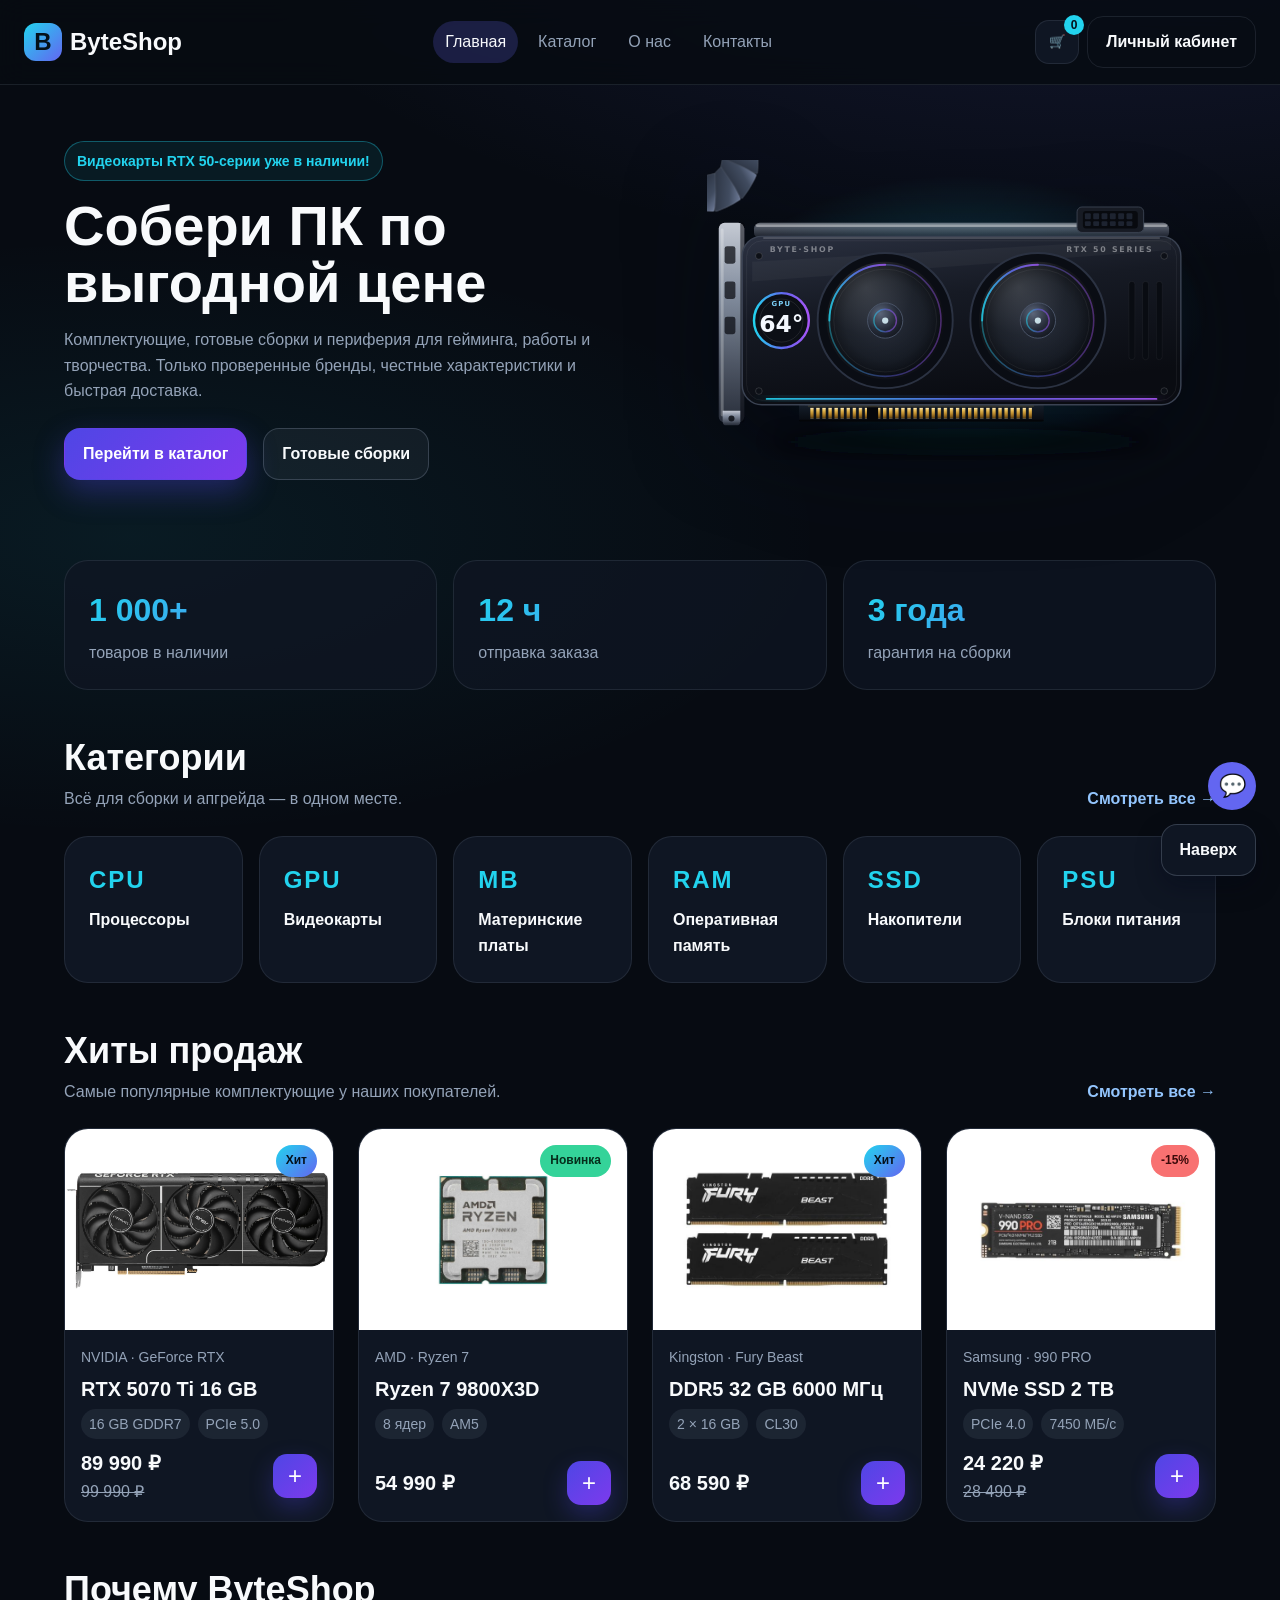
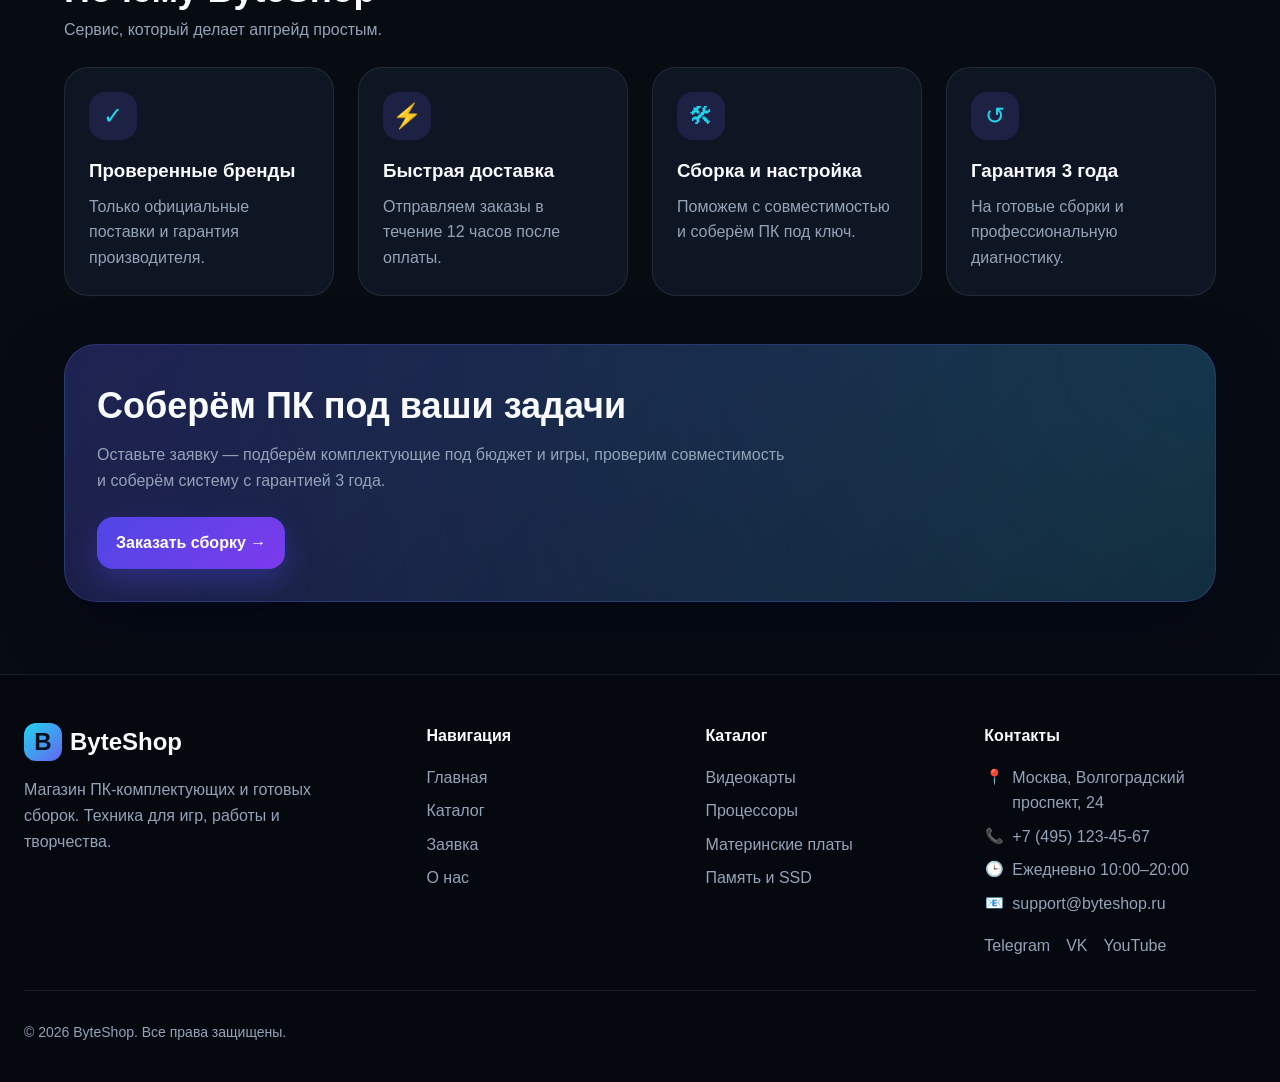
<file: index.html>
<!doctype html>
<html lang="ru">
<head>
  <meta charset="utf-8">
  <meta name="viewport" content="width=device-width, initial-scale=1.0">
  <title>ByteShop — ПК комплектующие и готовые сборки</title>
  <link rel="stylesheet" href="css/style.css">
  <link rel="stylesheet" href="css/responsive.css">
  <script src="js/data.js" defer></script>
  <script src="js/main.js" defer></script>
</head>
<body id="top">
  <a class="skip-link" href="#main">Перейти к содержимому</a>

  <header class="site-header">
    <div class="site-header__inner">
      <a class="site-header__logo" href="index.html">
        <span class="site-header__logo-icon" aria-hidden="true">B</span>
        ByteShop
      </a>

      <nav class="site-nav" aria-label="Основная навигация">
        <ul class="site-nav__list">
          <li class="site-nav__item">
            <a class="site-nav__link site-nav__link--active" href="index.html" aria-current="page">Главная</a>
          </li>
          <li class="site-nav__item">
            <a class="site-nav__link" href="catalog.html">Каталог</a>
          </li>
          <li class="site-nav__item">
            <a class="site-nav__link" href="about.html">О нас</a>
          </li>
          <li class="site-nav__item">
            <a class="site-nav__link" href="contacts.html">Контакты</a>
          </li>
        </ul>
      </nav>

      <div class="site-header__actions">
        <button class="icon-button site-header__cart" type="button" aria-label="Корзина, товаров: 0">
          <span class="icon-button__icon" aria-hidden="true">🛒</span>
          <span class="site-header__cart-count" data-cart-count aria-hidden="true">0</span>
        </button>
        <a class="button button--ghost" href="account.html">Личный кабинет</a>
      </div>
    </div>
  </header>

  <main id="main" class="main">
    <!-- Герой -->
    <section class="hero">
      <div class="hero__content">
        <p class="hero__badge">Видеокарты RTX 50-серии уже в наличии!</p>
        <h1 class="hero__title">Собери ПК по выгодной цене</h1>
        <p class="hero__text">
          Комплектующие, готовые сборки и периферия для гейминга, работы и творчества.
          Только проверенные бренды, честные характеристики и быстрая доставка.
        </p>
        <div class="hero__actions">
          <a class="button button--primary" href="catalog.html">Перейти в каталог</a>
          <a class="button button--secondary" href="order.html">Готовые сборки</a>
        </div>
      </div>

      <div class="hero__showcase">
        <figure class="gpu-figure">
          <svg class="gpu-figure__svg" viewBox="0 0 520 306" xmlns="http://www.w3.org/2000/svg" role="img" aria-label="Видеокарта серии RTX 50 с двумя вентиляторами" focusable="false">
            <defs>
              <linearGradient id="gpuBody" x1="0" y1="0" x2="0.35" y2="1">
                <stop offset="0" stop-color="#2b3141"/>
                <stop offset="0.45" stop-color="#161a24"/>
                <stop offset="1" stop-color="#0a0c12"/>
              </linearGradient>

              <linearGradient id="gpuMetal" x1="0" y1="0" x2="0" y2="1">
                <stop offset="0" stop-color="#e8edf7"/>
                <stop offset="0.35" stop-color="#9aa5b8"/>
                <stop offset="0.7" stop-color="#5d6575"/>
                <stop offset="1" stop-color="#2f3542"/>
              </linearGradient>

              <linearGradient id="gpuAccent" x1="0" y1="0" x2="1" y2="0">
                <stop offset="0" stop-color="#22d3ee"/>
                <stop offset="0.55" stop-color="#6366f1"/>
                <stop offset="1" stop-color="#a855f7"/>
              </linearGradient>

              <radialGradient id="gpuWell" cx="0.5" cy="0.42" r="0.72">
                <stop offset="0" stop-color="#12151d"/>
                <stop offset="0.7" stop-color="#0a0c11"/>
                <stop offset="1" stop-color="#191d28"/>
              </radialGradient>

              <linearGradient id="gpuBlade" x1="0.1" y1="0" x2="0.9" y2="1">
                <stop offset="0" stop-color="#7f8dad"/>
                <stop offset="0.35" stop-color="#414c60"/>
                <stop offset="1" stop-color="#1b202a"/>
              </linearGradient>

              <radialGradient id="gpuRotor" cx="0.5" cy="0.5" r="0.5">
                <stop offset="0" stop-color="#1e2431"/>
                <stop offset="0.72" stop-color="#141922"/>
                <stop offset="1" stop-color="#0a0d13"/>
              </radialGradient>

              <radialGradient id="gpuHub" cx="0.36" cy="0.3" r="0.85">
                <stop offset="0" stop-color="#5b6579"/>
                <stop offset="0.55" stop-color="#252b38"/>
                <stop offset="1" stop-color="#0f1218"/>
              </radialGradient>

              <radialGradient id="gpuSheen" cx="0.34" cy="0.22" r="0.8">
                <stop offset="0" stop-color="#ffffff" stop-opacity="0.16"/>
                <stop offset="0.5" stop-color="#ffffff" stop-opacity="0.04"/>
                <stop offset="1" stop-color="#ffffff" stop-opacity="0"/>
              </radialGradient>

              <radialGradient id="gpuAmbient" cx="0.5" cy="0.5" r="0.5">
                <stop offset="0" stop-color="#6366f1" stop-opacity="0.4"/>
                <stop offset="0.55" stop-color="#22d3ee" stop-opacity="0.13"/>
                <stop offset="1" stop-color="#22d3ee" stop-opacity="0"/>
              </radialGradient>

              <linearGradient id="gpuPcb" x1="0" y1="0" x2="0" y2="1">
                <stop offset="0" stop-color="#1d2532"/>
                <stop offset="0.35" stop-color="#121a25"/>
                <stop offset="1" stop-color="#070a10"/>
              </linearGradient>

              <linearGradient id="gpuGold" x1="0" y1="0" x2="0" y2="1">
                <stop offset="0" stop-color="#ffeab0"/>
                <stop offset="0.26" stop-color="#e5b953"/>
                <stop offset="0.56" stop-color="#bb8a2c"/>
                <stop offset="0.8" stop-color="#8a611c"/>
                <stop offset="1" stop-color="#553a10"/>
              </linearGradient>

              <!-- Гребёнка золотых контактов PCIe -->
              <pattern id="gpuFingers" width="6.2" height="11" patternUnits="userSpaceOnUse">
                <rect width="3.4" height="11" fill="url(#gpuGold)"/>
                <rect width="3.4" height="0.8" fill="#fff8de" opacity="0.55"/>
              </pattern>

              <filter id="gpuBlur" x="-50%" y="-50%" width="200%" height="200%">
                <feGaussianBlur stdDeviation="9"/>
              </filter>

              <!-- Лопасть вентилятора: центр вращения — точка (0, 0) -->
              <path id="gpuBladeShape" d="M -4 -15.5 C -0.5 -28 2 -42 8 -52 C 19.5 -49 29 -44 34 -41 C 24 -28 13 -18.5 4.5 -15 Z"
                    fill="url(#gpuBlade)" stroke="#ffffff" stroke-opacity="0.09" stroke-width="0.7"/>
            </defs>

            <!-- Фоновое свечение -->
            <ellipse class="gpu-ambient" cx="260" cy="158" rx="252" ry="142" fill="url(#gpuAmbient)"/>

            <!-- Тень на «полу» -->
            <ellipse cx="262" cy="288" rx="196" ry="14" fill="#05070c" opacity="0.55" filter="url(#gpuBlur)"/>

            <!-- Кронштейн слотов расширения -->
            <rect x="12" y="64" width="26" height="204" rx="6" fill="url(#gpuMetal)" opacity="0.85"/>
            <rect x="14" y="70" width="3" height="192" rx="1.5" fill="#ffffff" opacity="0.25"/>
            <rect x="34" y="64" width="4" height="204" rx="2" fill="#05070c" opacity="0.55"/>
            <g fill="#0a0c12" opacity="0.72">
              <rect x="18" y="88" width="11" height="18" rx="2.5"/>
              <rect x="18" y="124" width="11" height="18" rx="2.5"/>
              <rect x="18" y="160" width="11" height="18" rx="2.5"/>
            </g>

            <!-- Крепёжный лепесток кронштейна с отверстием под винт -->
            <path d="M16 256 h18 v11 a4 4 0 0 1 -4 4 h-10 a4 4 0 0 1 -4 -4 z" fill="url(#gpuMetal)" opacity="0.8"/>
            <circle cx="25" cy="264" r="3.1" fill="#05070c" opacity="0.8"/>

            <!-- Задняя пластина (backplate) -->
            <rect x="48" y="64" width="424" height="16" rx="6" fill="url(#gpuMetal)" opacity="0.45"/>
            <rect x="50" y="66" width="420" height="2.5" rx="1.25" fill="#ffffff" opacity="0.38"/>

            <!-- Разъём питания 12VHPWR -->
            <rect x="378" y="48" width="68" height="26" rx="5" fill="#171b24" stroke="#39414f" stroke-width="1"/>
            <rect x="384" y="52" width="56" height="18" rx="3" fill="#080a0f"/>
            <g fill="#1d2330">
              <rect x="386" y="54.5" width="6" height="6" rx="1"/>
              <rect x="394.5" y="54.5" width="6" height="6" rx="1"/>
              <rect x="403" y="54.5" width="6" height="6" rx="1"/>
              <rect x="411.5" y="54.5" width="6" height="6" rx="1"/>
              <rect x="420" y="54.5" width="6" height="6" rx="1"/>
              <rect x="428.5" y="54.5" width="6" height="6" rx="1"/>
              <rect x="386" y="62.5" width="6" height="5" rx="1"/>
              <rect x="394.5" y="62.5" width="6" height="5" rx="1"/>
              <rect x="403" y="62.5" width="6" height="5" rx="1"/>
              <rect x="411.5" y="62.5" width="6" height="5" rx="1"/>
              <rect x="420" y="62.5" width="6" height="5" rx="1"/>
              <rect x="428.5" y="62.5" width="6" height="5" rx="1"/>
            </g>

            <!-- Текстолит платы и контакты PCIe Express -->
            <g class="gpu-pcb">
              <rect x="94" y="246" width="250" height="21" rx="3" fill="url(#gpuPcb)"/>
              <rect x="96" y="248" width="246" height="1.8" rx="0.9" fill="#ffffff" opacity="0.12"/>

              <!-- Дорожки на текстолите -->
              <g fill="#ffffff" opacity="0.06">
                <rect x="100" y="249.6" width="46" height="1.2" rx="0.6"/>
                <rect x="152" y="249.6" width="38" height="1.2" rx="0.6"/>
                <rect x="196" y="249.6" width="44" height="1.2" rx="0.6"/>
                <rect x="298" y="249.6" width="40" height="1.2" rx="0.6"/>
              </g>

              <!-- Золотые контакты (гребёнка) -->
              <rect x="105.4" y="253" width="59.2" height="11" fill="url(#gpuFingers)"/>
              <rect x="173.6" y="253" width="158.4" height="11" fill="url(#gpuFingers)"/>

              <!-- Ключ-прорезь разъёма -->
              <rect x="163.4" y="251.5" width="11.4" height="13.9" rx="1.4" fill="#04060a"/>
              <rect x="163.4" y="251.5" width="11.4" height="1.2" rx="0.6" fill="#ffffff" opacity="0.08"/>

              <!-- Тёплый отсвет от контактов на текстолите -->
              <rect x="103" y="248.4" width="231" height="4" fill="#e5b953" opacity="0.12"/>

              <!-- Нижняя кромка платы -->
              <rect x="94" y="265.4" width="250" height="1.6" rx="0.8" fill="#000000" opacity="0.55"/>
            </g>

            <!-- Корпус -->
            <rect x="36" y="78" width="448" height="172" rx="20" fill="url(#gpuBody)" stroke="#3a4252" stroke-width="1.5"/>
            <rect x="40.5" y="82.5" width="439" height="163" rx="16" fill="none" stroke="#ffffff" stroke-opacity="0.06"/>
            <path d="M58 79.6 H462" stroke="#ffffff" stroke-opacity="0.22" stroke-width="1.5" stroke-linecap="round"/>
            <path d="M46 104 L474 80 L474 92 L46 124 Z" fill="#ffffff" opacity="0.035"/>

            <!-- Надписи на верхней кромке -->
            <text x="64" y="94" fill="#ffffff" fill-opacity="0.42"
                  font-family="Segoe UI, system-ui, -apple-system, sans-serif"
                  font-size="8" font-weight="600" letter-spacing="1.8">BYTE·SHOP</text>
            <text x="456" y="94" text-anchor="end" fill="#ffffff" fill-opacity="0.42"
                  font-family="Segoe UI, system-ui, -apple-system, sans-serif"
                  font-size="8" font-weight="600" letter-spacing="1.8">RTX 50 SERIES</text>

            <!-- Шильдик серии -->
            <g>
              <circle cx="76" cy="164" r="28" fill="#0c0f16" stroke="url(#gpuAccent)" stroke-width="2.5"/>
              <circle cx="76" cy="164" r="22" fill="none" stroke="#ffffff" stroke-opacity="0.09"/>
              <text x="76" y="149.5" text-anchor="middle" fill="#7dd3fc"
                    font-family="Segoe UI, system-ui, -apple-system, sans-serif"
                    font-size="7" font-weight="600" letter-spacing="1.2">GPU</text>
              <text x="76" y="176" text-anchor="middle" fill="#f4f8ff"
                    font-family="Segoe UI, system-ui, -apple-system, sans-serif"
                    font-size="24" font-weight="700">64°</text>
            </g>

            <!-- Вентиляционные щели справа -->
            <g fill="#090c12" stroke="#ffffff" stroke-opacity="0.05">
              <rect x="431" y="124" width="6" height="80" rx="3"/>
              <rect x="445" y="124" width="6" height="80" rx="3"/>
              <rect x="459" y="124" width="6" height="80" rx="3"/>
            </g>

            <!-- Винты -->
            <g fill="#0d1017" stroke="#ffffff" stroke-opacity="0.14">
              <circle cx="53" cy="98" r="3.4"/>
              <circle cx="467" cy="98" r="3.4"/>
              <circle cx="53" cy="236" r="3.4"/>
              <circle cx="467" cy="236" r="3.4"/>
            </g>

            <!-- Кулер 1 -->
            <g class="gpu-fan gpu-fan--left">
              <circle cx="182" cy="164" r="69" fill="#0a0d14" stroke="#2b3242" stroke-width="2"/>
              <circle cx="182" cy="164" r="60" fill="url(#gpuWell)"/>
              <circle cx="182" cy="164" r="57" fill="url(#gpuRotor)"/>
              <circle cx="182" cy="164" r="57" fill="none" stroke="url(#gpuAccent)" stroke-opacity="0.4" stroke-width="1.6"/>
              <circle cx="182" cy="164" r="52.5" fill="none" stroke="#ffffff" stroke-opacity="0.06"/>
              <g class="gpu-fan__blades gpu-fan__blades--left">
                <use href="#gpuBladeShape" transform="rotate(0)"/>
                <use href="#gpuBladeShape" transform="rotate(32.73)"/>
                <use href="#gpuBladeShape" transform="rotate(65.45)"/>
                <use href="#gpuBladeShape" transform="rotate(98.18)"/>
                <use href="#gpuBladeShape" transform="rotate(130.91)"/>
                <use href="#gpuBladeShape" transform="rotate(163.64)"/>
                <use href="#gpuBladeShape" transform="rotate(196.36)"/>
                <use href="#gpuBladeShape" transform="rotate(229.09)"/>
                <use href="#gpuBladeShape" transform="rotate(261.82)"/>
                <use href="#gpuBladeShape" transform="rotate(294.55)"/>
                <use href="#gpuBladeShape" transform="rotate(327.27)"/>
              </g>
              <circle cx="182" cy="164" r="60" fill="url(#gpuSheen)"/>
              <path d="M 182 164 m -57 0 a 57 57 0 0 1 57 -57" fill="none"
                    stroke="url(#gpuAccent)" stroke-opacity="0.75" stroke-width="2" stroke-linecap="round"/>
              <circle cx="182" cy="164" r="18" fill="url(#gpuHub)" stroke="#4a5468" stroke-width="1"/>
              <circle cx="182" cy="164" r="11.5" fill="none" stroke="url(#gpuAccent)" stroke-opacity="0.55" stroke-width="1.4"/>
              <circle cx="182" cy="164" r="3.2" fill="#dff8ff" opacity="0.85"/>
            </g>

            <!-- Кулер 2 -->
            <g class="gpu-fan gpu-fan--right">
              <circle cx="338" cy="164" r="69" fill="#0a0d14" stroke="#2b3242" stroke-width="2"/>
              <circle cx="338" cy="164" r="60" fill="url(#gpuWell)"/>
              <circle cx="338" cy="164" r="57" fill="url(#gpuRotor)"/>
              <circle cx="338" cy="164" r="57" fill="none" stroke="url(#gpuAccent)" stroke-opacity="0.4" stroke-width="1.6"/>
              <circle cx="338" cy="164" r="52.5" fill="none" stroke="#ffffff" stroke-opacity="0.06"/>
              <g class="gpu-fan__blades gpu-fan__blades--right">
                <use href="#gpuBladeShape" transform="rotate(0)"/>
                <use href="#gpuBladeShape" transform="rotate(32.73)"/>
                <use href="#gpuBladeShape" transform="rotate(65.45)"/>
                <use href="#gpuBladeShape" transform="rotate(98.18)"/>
                <use href="#gpuBladeShape" transform="rotate(130.91)"/>
                <use href="#gpuBladeShape" transform="rotate(163.64)"/>
                <use href="#gpuBladeShape" transform="rotate(196.36)"/>
                <use href="#gpuBladeShape" transform="rotate(229.09)"/>
                <use href="#gpuBladeShape" transform="rotate(261.82)"/>
                <use href="#gpuBladeShape" transform="rotate(294.55)"/>
                <use href="#gpuBladeShape" transform="rotate(327.27)"/>
              </g>
              <circle cx="338" cy="164" r="60" fill="url(#gpuSheen)"/>
              <path d="M 338 164 m -57 0 a 57 57 0 0 1 57 -57" fill="none"
                    stroke="url(#gpuAccent)" stroke-opacity="0.75" stroke-width="2" stroke-linecap="round"/>
              <circle cx="338" cy="164" r="18" fill="url(#gpuHub)" stroke="#4a5468" stroke-width="1"/>
              <circle cx="338" cy="164" r="11.5" fill="none" stroke="url(#gpuAccent)" stroke-opacity="0.55" stroke-width="1.4"/>
              <circle cx="338" cy="164" r="3.2" fill="#dff8ff" opacity="0.85"/>
            </g>

            <!-- Световая линия по нижней кромке -->
            <rect class="gpu-glow" x="60" y="242" width="400" height="3" rx="1.5"
                  fill="url(#gpuAccent)" opacity="0.75" filter="url(#gpuBlur)"/>
            <rect x="60" y="243" width="400" height="2" rx="1" fill="url(#gpuAccent)" opacity="0.9"/>
          </svg>
        </figure>
      </div>
    </section>

    <!-- Статистика -->
    <section class="stats" aria-label="Показатели магазина">
      <div class="stats__item">
        <p class="stats__value" data-count-to="1000" data-count-suffix="+">1 000+</p>
        <p class="stats__label">товаров в наличии</p>
      </div>
      <div class="stats__item">
        <p class="stats__value" data-count-to="12" data-count-suffix=" ч">12 ч</p>
        <p class="stats__label">отправка заказа</p>
      </div>
      <div class="stats__item">
        <p class="stats__value" data-count-to="3" data-count-suffix=" года">3 года</p>
        <p class="stats__label">гарантия на сборки</p>
      </div>
    </section>

    <!-- Категории -->
    <section class="section" id="categories" aria-labelledby="categories-title">
      <div class="section__header">
        <div>
          <h2 class="section__title" id="categories-title">Категории</h2>
          <p class="section__subtitle">Всё для сборки и апгрейда — в одном месте.</p>
        </div>
        <a class="section__link" href="catalog.html">Смотреть все →</a>
      </div>

      <div class="categories-grid">
        <a class="category-card" href="catalog.html#catalog-cpu">
          <span class="category-card__code" aria-hidden="true">CPU</span>
          <span class="category-card__title">Процессоры</span>
        </a>

        <a class="category-card" href="catalog.html#catalog-gpu">
          <span class="category-card__code" aria-hidden="true">GPU</span>
          <span class="category-card__title">Видеокарты</span>
        </a>

        <a class="category-card" href="catalog.html#catalog-mb">
          <span class="category-card__code" aria-hidden="true">MB</span>
          <span class="category-card__title">Материнские платы</span>
        </a>

        <a class="category-card" href="catalog.html#catalog-ram">
          <span class="category-card__code" aria-hidden="true">RAM</span>
          <span class="category-card__title">Оперативная память</span>
        </a>

        <a class="category-card" href="catalog.html#catalog-ssd">
          <span class="category-card__code" aria-hidden="true">SSD</span>
          <span class="category-card__title">Накопители</span>
        </a>

        <a class="category-card" href="catalog.html#catalog-psu">
          <span class="category-card__code" aria-hidden="true">PSU</span>
          <span class="category-card__title">Блоки питания</span>
        </a>
      </div>
    </section>

    <!-- Хиты продаж -->
    <section class="section" id="popular" aria-labelledby="popular-title">
      <div class="section__header">
        <div>
          <h2 class="section__title" id="popular-title">Хиты продаж</h2>
          <p class="section__subtitle">Самые популярные комплектующие у наших покупателей.</p>
        </div>
        <a class="section__link" href="catalog.html">Смотреть все →</a>
      </div>

      <div class="products-grid" id="featured-grid">
        <!-- Карточки хитов выводятся скриптом из js/data.js: id, цены, alt -->
      </div>
    </section>

    <!-- Преимущества -->
    <section class="section" aria-labelledby="features-title">
      <div class="section__header">
        <div>
          <h2 class="section__title" id="features-title">Почему ByteShop</h2>
          <p class="section__subtitle">Сервис, который делает апгрейд простым.</p>
        </div>
      </div>

      <div class="features-grid">
        <article class="feature-card">
          <span class="feature-card__icon" aria-hidden="true">✓</span>
          <h3 class="feature-card__title">Проверенные бренды</h3>
          <p class="feature-card__text">Только официальные поставки и гарантия производителя.</p>
        </article>

        <article class="feature-card">
          <span class="feature-card__icon" aria-hidden="true">⚡</span>
          <h3 class="feature-card__title">Быстрая доставка</h3>
          <p class="feature-card__text">Отправляем заказы в течение 12 часов после оплаты.</p>
        </article>

        <article class="feature-card">
          <span class="feature-card__icon" aria-hidden="true">🛠</span>
          <h3 class="feature-card__title">Сборка и настройка</h3>
          <p class="feature-card__text">Поможем с совместимостью и соберём ПК под ключ.</p>
        </article>

        <article class="feature-card">
          <span class="feature-card__icon" aria-hidden="true">↺</span>
          <h3 class="feature-card__title">Гарантия 3 года</h3>
          <p class="feature-card__text">На готовые сборки и профессиональную диагностику.</p>
        </article>
      </div>
    </section>

    <!-- Сборка ПК -->
    <section class="build-banner" aria-labelledby="build-title">
      <div class="build-banner__content">
        <h2 class="build-banner__title" id="build-title">Соберём ПК под ваши задачи</h2>
        <p class="build-banner__text">
          Оставьте заявку — подберём комплектующие под бюджет и игры,
          проверим совместимость и соберём систему с гарантией 3 года.
        </p>
        <a class="button button--primary" href="order.html">Заказать сборку →</a>
      </div>
    </section>

  </main>

  <footer class="site-footer">
    <div class="site-footer__inner">
      <div class="site-footer__brand">
        <a class="site-footer__logo" href="index.html">
          <span class="site-footer__logo-icon" aria-hidden="true">B</span>
          ByteShop
        </a>
        <p class="site-footer__description">
          Магазин ПК-комплектующих и готовых сборок.
          Техника для игр, работы и творчества.
        </p>
      </div>

      <nav class="site-footer__column" aria-label="Навигация">
        <p class="site-footer__title">Навигация</p>
        <ul class="site-footer__list">
          <li><a href="index.html">Главная</a></li>
          <li><a href="catalog.html">Каталог</a></li>
          <li><a href="order.html">Заявка</a></li>
          <li><a href="about.html">О нас</a></li>
        </ul>
      </nav>

      <nav class="site-footer__column" aria-label="Каталог">
        <p class="site-footer__title">Каталог</p>
        <ul class="site-footer__list">
          <li><a href="catalog.html">Видеокарты</a></li>
          <li><a href="catalog.html">Процессоры</a></li>
          <li><a href="catalog.html">Материнские платы</a></li>
          <li><a href="catalog.html">Память и SSD</a></li>
        </ul>
      </nav>

      <div class="site-footer__column">
        <p class="site-footer__title">Контакты</p>
        <address class="site-footer__contacts">
          <p class="site-footer__contact">
            <span class="site-footer__icon" aria-hidden="true">📍</span>
            <span>Москва, Волгоградский проспект, 24</span>
          </p>
          <p class="site-footer__contact">
            <span class="site-footer__icon" aria-hidden="true">📞</span>
            <a href="tel:+74951234567">+7 (495) 123-45-67</a>
          </p>
          <p class="site-footer__contact">
            <span class="site-footer__icon" aria-hidden="true">🕒</span>
            <span>Ежедневно 10:00–20:00</span>
          </p>
          <p class="site-footer__contact">
            <span class="site-footer__icon" aria-hidden="true">📧</span>
            <a href="mailto:support@byteshop.ru">support@byteshop.ru</a>
          </p>
        </address>

        <div class="site-footer__social">
          <a href="#" aria-label="Telegram">Telegram</a>
          <a href="#" aria-label="VK">VK</a>
          <a href="#" aria-label="YouTube">YouTube</a>
        </div>
      </div>
    </div>

    <div class="site-footer__bottom">
      <p>© 2026 ByteShop. Все права защищены.</p>
    </div>
  </footer>

  <a class="chat-button" href="order.html" aria-label="Оставить заявку">
    <span class="chat-button__icon" aria-hidden="true">💬</span>
  </a>

  <a class="button button--secondary to-top" href="#top">Наверх</a>

  <!-- Модальное окно -->
  <dialog class="order-dialog" id="order-dialog" aria-labelledby="order-dialog-title">
    <button class="order-dialog__close" id="close-order-dialog" type="button" aria-label="Закрыть окно">
      <span aria-hidden="true">×</span>
    </button>
    <h2 class="order-dialog__title" id="order-dialog-title">Оставить заявку</h2>

    <form class="order-form" id="order-form">
      <input type="hidden" id="selected-product" name="selected-product">

      <div class="order-form__field">
        <label class="order-form__label" for="order-name">Имя</label>
        <input class="order-form__input" id="order-name" name="name" type="text" minlength="2" autocomplete="name" required>
      </div>

      <div class="order-form__field">
        <label class="order-form__label" for="order-phone">Телефон</label>
        <input class="order-form__input" id="order-phone" name="phone" type="tel" autocomplete="tel" required>
      </div>

      <div class="order-form__field">
        <label class="order-form__label" for="order-comment">Комментарий</label>
        <textarea class="order-form__textarea" id="order-comment" name="comment" rows="3"></textarea>
      </div>

      <div class="order-form__field">
        <label class="order-form__label order-form__label--checkbox" for="order-consent">
          <input class="order-form__checkbox" id="order-consent" name="consent" type="checkbox" required>
          Согласен на обработку данных
        </label>
      </div>

      <button class="button button--primary" type="submit">Отправить заявку</button>
    </form>

    <p class="success-message" id="success-message" role="status" hidden>Заявка отправлена!</p>
  </dialog>

  <!-- Уведомление -->
  <div class="toast" id="toast" role="status" aria-live="polite" hidden></div>
</body>
</html>
</file>
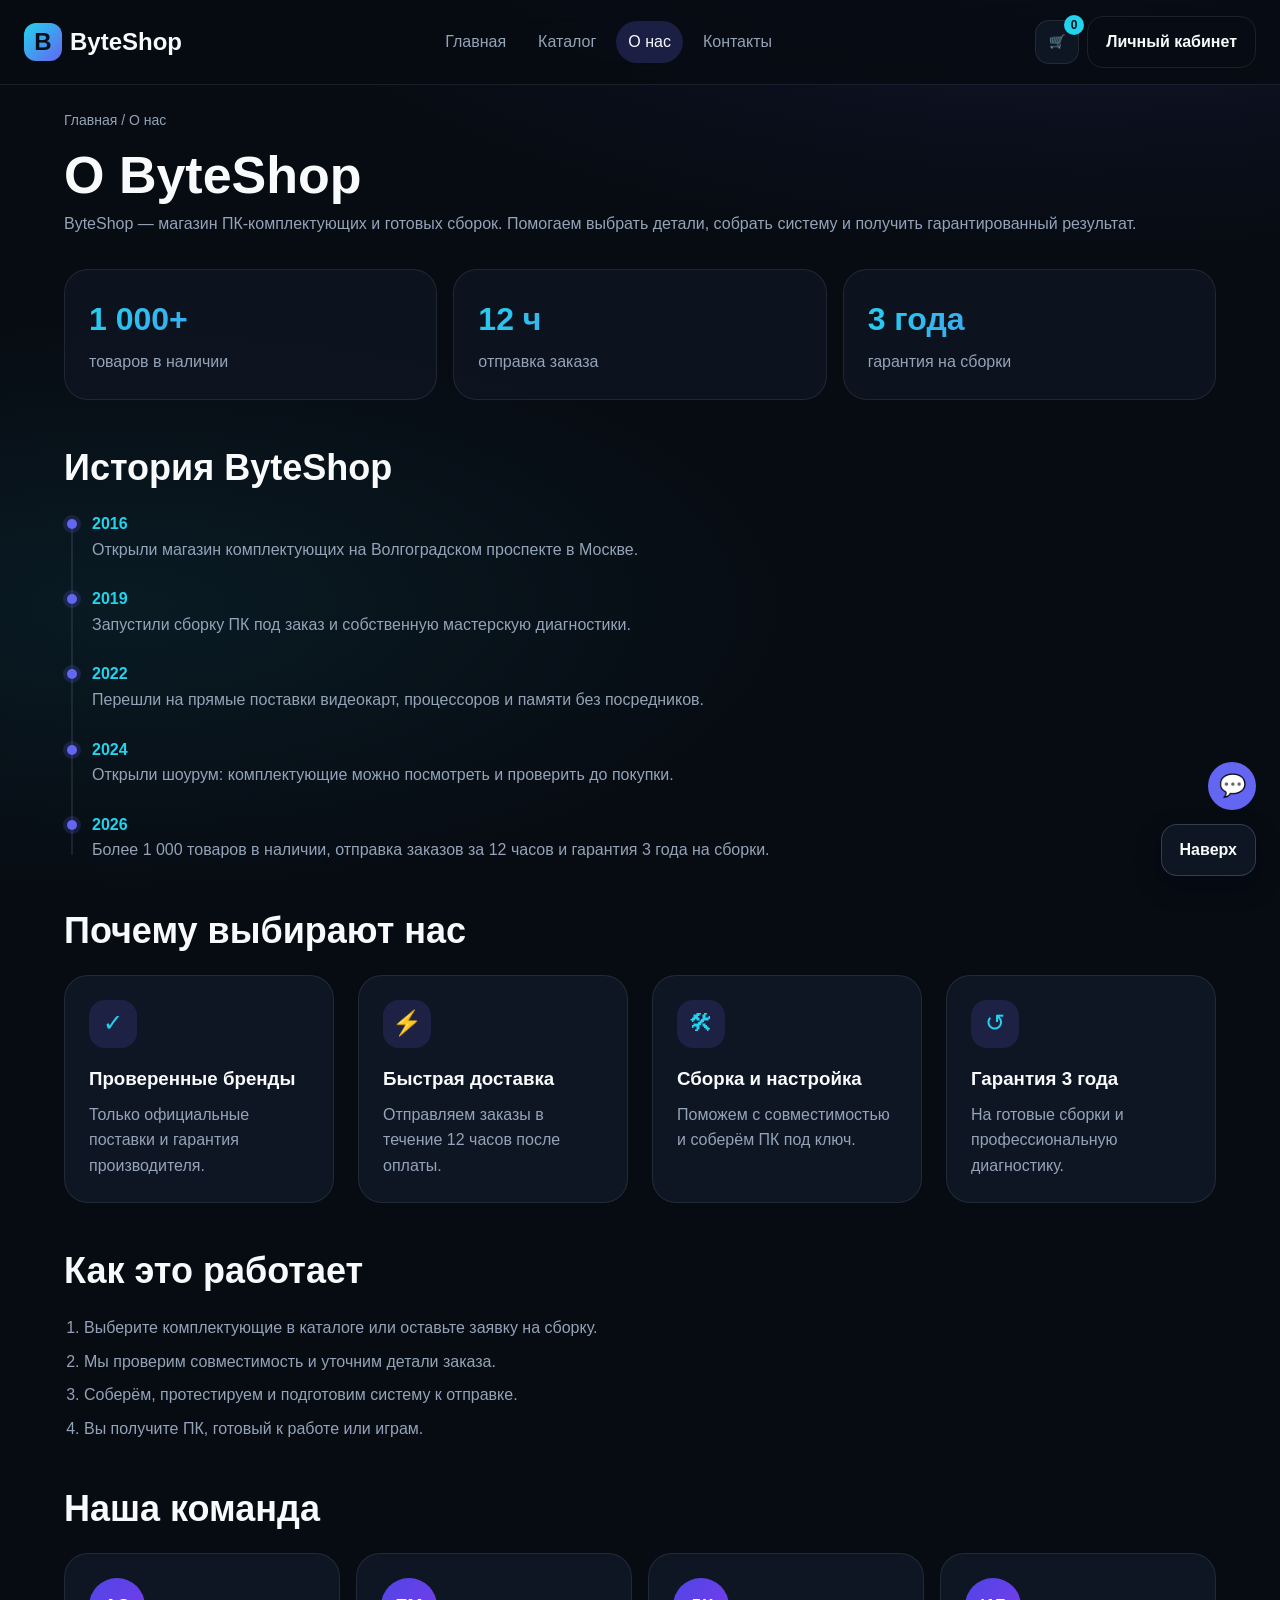
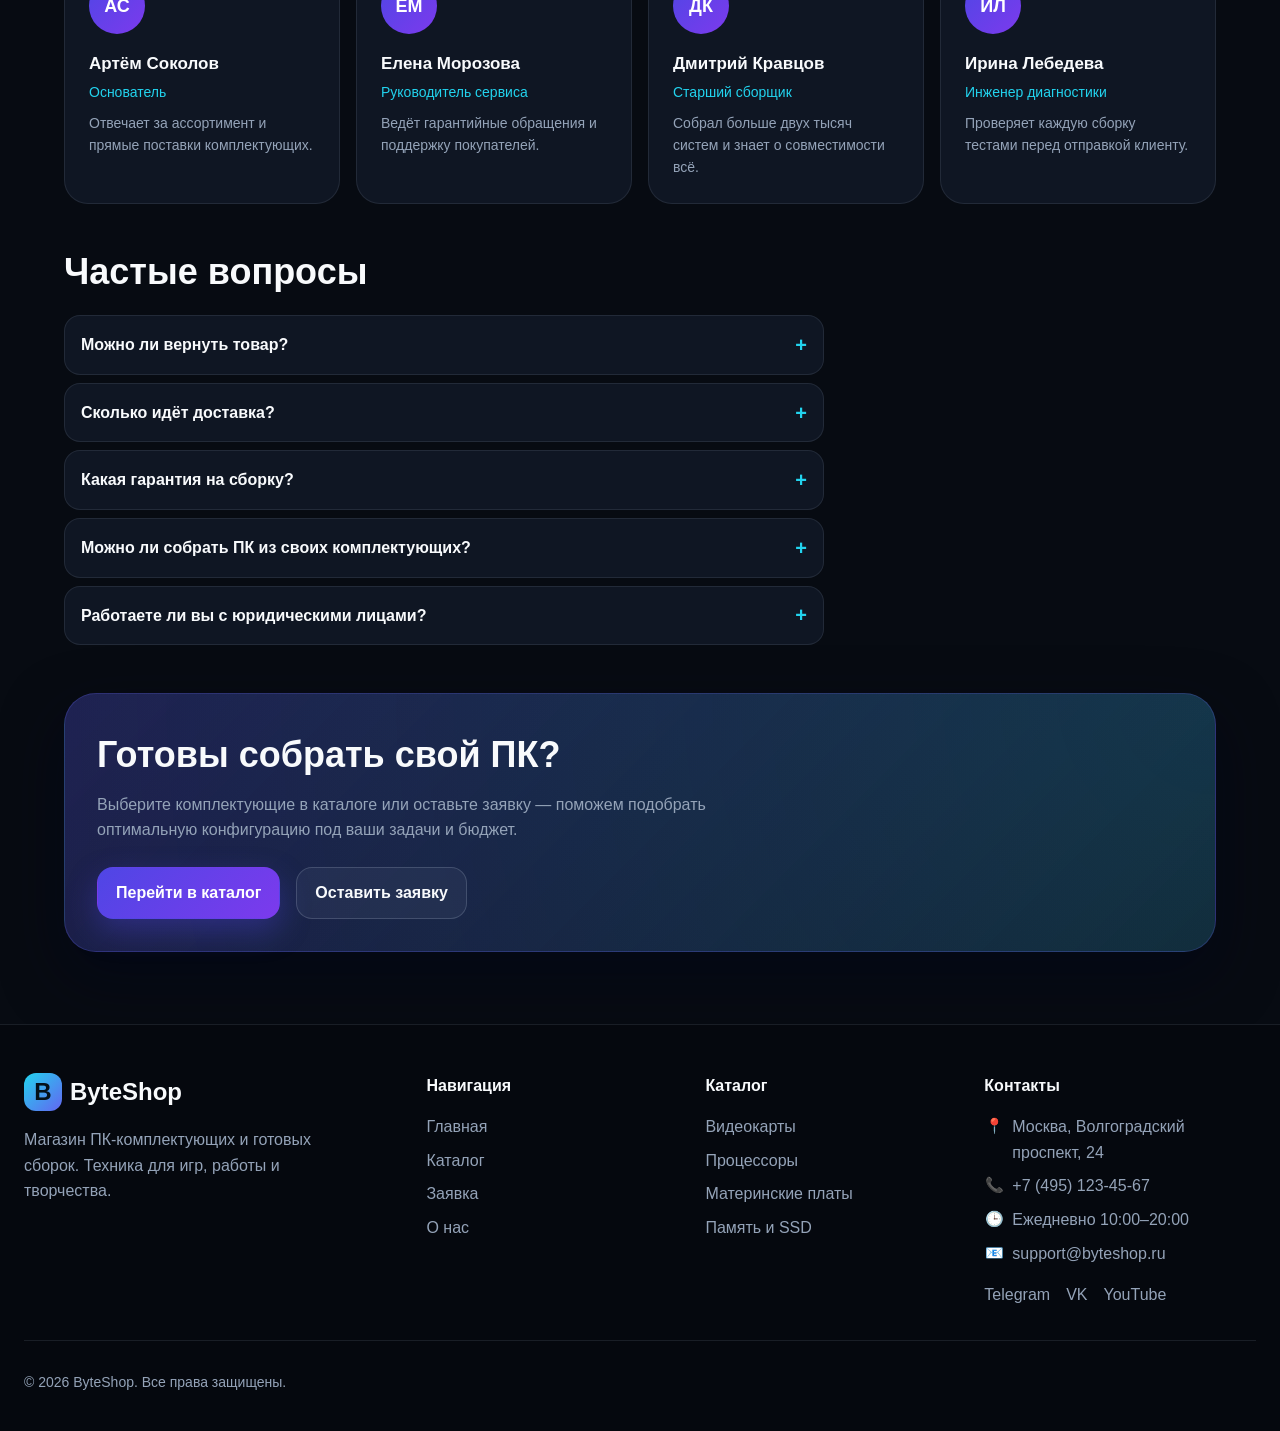
<file: about.html>
<!doctype html>
<html lang="ru">
<head>
  <meta charset="utf-8">
  <meta name="viewport" content="width=device-width, initial-scale=1.0">
  <title>О нас — ByteShop</title>
  <link rel="stylesheet" href="css/style.css">
  <link rel="stylesheet" href="css/responsive.css">
  <script src="js/data.js" defer></script>
  <script src="js/main.js" defer></script>
</head>
<body id="top">
  <a class="skip-link" href="#main">Перейти к содержимому</a>

  <header class="site-header">
    <div class="site-header__inner">
      <a class="site-header__logo" href="index.html">
        <span class="site-header__logo-icon" aria-hidden="true">B</span>
        ByteShop
      </a>

      <nav class="site-nav" aria-label="Основная навигация">
        <ul class="site-nav__list">
          <li class="site-nav__item">
            <a class="site-nav__link" href="index.html">Главная</a>
          </li>
          <li class="site-nav__item">
            <a class="site-nav__link" href="catalog.html">Каталог</a>
          </li>
          <li class="site-nav__item">
            <a class="site-nav__link site-nav__link--active" href="about.html" aria-current="page">О нас</a>
          </li>
          <li class="site-nav__item">
            <a class="site-nav__link" href="contacts.html">Контакты</a>
          </li>
        </ul>
      </nav>

      <div class="site-header__actions">
        <button class="icon-button site-header__cart" type="button" aria-label="Корзина, товаров: 0">
          <span class="icon-button__icon" aria-hidden="true">🛒</span>
          <span class="site-header__cart-count" data-cart-count aria-hidden="true">0</span>
        </button>
        <a class="button button--ghost" href="account.html">Личный кабинет</a>
      </div>
    </div>
  </header>

  <main id="main" class="main">
    <nav class="breadcrumbs" aria-label="Хлебные крошки">
      <a href="index.html">Главная</a>
      <span class="breadcrumbs__current">О нас</span>
    </nav>

    <section class="page-head">
      <h1>О ByteShop</h1>
      <p>
        ByteShop — магазин ПК-комплектующих и готовых сборок.
        Помогаем выбрать детали, собрать систему и получить гарантированный результат.
      </p>
    </section>

    <section class="stats" aria-label="Показатели магазина">
      <div class="stats__item">
        <p class="stats__value">1 000+</p>
        <p class="stats__label">товаров в наличии</p>
      </div>
      <div class="stats__item">
        <p class="stats__value">12 ч</p>
        <p class="stats__label">отправка заказа</p>
      </div>
      <div class="stats__item">
        <p class="stats__value">3 года</p>
        <p class="stats__label">гарантия на сборки</p>
      </div>
    </section>

    <section class="section" aria-labelledby="history-title">
      <div class="section__header">
        <h2 class="section__title" id="history-title">История ByteShop</h2>
      </div>

      <ol class="timeline">
        <li class="timeline__item">
          <span class="timeline__year">2016</span>
          <p class="timeline__text">Открыли магазин комплектующих на Волгоградском проспекте в Москве.</p>
        </li>
        <li class="timeline__item">
          <span class="timeline__year">2019</span>
          <p class="timeline__text">Запустили сборку ПК под заказ и собственную мастерскую диагностики.</p>
        </li>
        <li class="timeline__item">
          <span class="timeline__year">2022</span>
          <p class="timeline__text">Перешли на прямые поставки видеокарт, процессоров и памяти без посредников.</p>
        </li>
        <li class="timeline__item">
          <span class="timeline__year">2024</span>
          <p class="timeline__text">Открыли шоурум: комплектующие можно посмотреть и проверить до покупки.</p>
        </li>
        <li class="timeline__item">
          <span class="timeline__year">2026</span>
          <p class="timeline__text">Более 1 000 товаров в наличии, отправка заказов за 12 часов и гарантия 3 года на сборки.</p>
        </li>
      </ol>
    </section>

    <section class="section" aria-labelledby="why-title">
      <div class="section__header">
        <h2 class="section__title" id="why-title">Почему выбирают нас</h2>
      </div>

      <div class="features-grid">
        <article class="feature-card">
          <span class="feature-card__icon" aria-hidden="true">✓</span>
          <h3 class="feature-card__title">Проверенные бренды</h3>
          <p class="feature-card__text">Только официальные поставки и гарантия производителя.</p>
        </article>

        <article class="feature-card">
          <span class="feature-card__icon" aria-hidden="true">⚡</span>
          <h3 class="feature-card__title">Быстрая доставка</h3>
          <p class="feature-card__text">Отправляем заказы в течение 12 часов после оплаты.</p>
        </article>

        <article class="feature-card">
          <span class="feature-card__icon" aria-hidden="true">🛠</span>
          <h3 class="feature-card__title">Сборка и настройка</h3>
          <p class="feature-card__text">Поможем с совместимостью и соберём ПК под ключ.</p>
        </article>

        <article class="feature-card">
          <span class="feature-card__icon" aria-hidden="true">↺</span>
          <h3 class="feature-card__title">Гарантия 3 года</h3>
          <p class="feature-card__text">На готовые сборки и профессиональную диагностику.</p>
        </article>
      </div>
    </section>

    <section class="section" aria-labelledby="steps-title">
      <h2 class="section__title" id="steps-title">Как это работает</h2>

      <ol class="steps">
        <li class="steps__item">Выберите комплектующие в каталоге или оставьте заявку на сборку.</li>
        <li class="steps__item">Мы проверим совместимость и уточним детали заказа.</li>
        <li class="steps__item">Соберём, протестируем и подготовим систему к отправке.</li>
        <li class="steps__item">Вы получите ПК, готовый к работе или играм.</li>
      </ol>
    </section>

    <section class="section" aria-labelledby="team-title">
      <div class="section__header">
        <h2 class="section__title" id="team-title">Наша команда</h2>
      </div>

      <div class="team-grid">
        <article class="team-card">
          <span class="team-card__avatar" aria-hidden="true">АС</span>
          <h3 class="team-card__name">Артём Соколов</h3>
          <p class="team-card__role">Основатель</p>
          <p class="team-card__text">Отвечает за ассортимент и прямые поставки комплектующих.</p>
        </article>

        <article class="team-card">
          <span class="team-card__avatar" aria-hidden="true">ЕМ</span>
          <h3 class="team-card__name">Елена Морозова</h3>
          <p class="team-card__role">Руководитель сервиса</p>
          <p class="team-card__text">Ведёт гарантийные обращения и поддержку покупателей.</p>
        </article>

        <article class="team-card">
          <span class="team-card__avatar" aria-hidden="true">ДК</span>
          <h3 class="team-card__name">Дмитрий Кравцов</h3>
          <p class="team-card__role">Старший сборщик</p>
          <p class="team-card__text">Собрал больше двух тысяч систем и знает о совместимости всё.</p>
        </article>

        <article class="team-card">
          <span class="team-card__avatar" aria-hidden="true">ИЛ</span>
          <h3 class="team-card__name">Ирина Лебедева</h3>
          <p class="team-card__role">Инженер диагностики</p>
          <p class="team-card__text">Проверяет каждую сборку тестами перед отправкой клиенту.</p>
        </article>
      </div>
    </section>

    <section class="section" aria-labelledby="faq-title">
      <div class="section__header">
        <h2 class="section__title" id="faq-title">Частые вопросы</h2>
      </div>

      <div class="faq">
        <details class="faq__item">
          <summary class="faq__question">Можно ли вернуть товар?</summary>
          <p class="faq__answer">Да, в течение 14 дней с момента покупки, если сохранены упаковка и комплектность.</p>
        </details>

        <details class="faq__item">
          <summary class="faq__question">Сколько идёт доставка?</summary>
          <p class="faq__answer">По Москве — в день заказа, по России — от 2 до 5 дней транспортной компанией.</p>
        </details>

        <details class="faq__item">
          <summary class="faq__question">Какая гарантия на сборку?</summary>
          <p class="faq__answer">3 года на готовые сборки, на отдельные комплектующие действует гарантия производителя.</p>
        </details>

        <details class="faq__item">
          <summary class="faq__question">Можно ли собрать ПК из своих комплектующих?</summary>
          <p class="faq__answer">Да. Проверим совместимость, соберём систему и протестируем её перед выдачей.</p>
        </details>

        <details class="faq__item">
          <summary class="faq__question">Работаете ли вы с юридическими лицами?</summary>
          <p class="faq__answer">Да, выставляем счёт и предоставляем полный комплект закрывающих документов.</p>
        </details>
      </div>
    </section>

    <section class="build-banner" aria-labelledby="about-action-title">
      <div class="build-banner__content">
        <h2 class="build-banner__title" id="about-action-title">Готовы собрать свой ПК?</h2>
        <p class="build-banner__text">
          Выберите комплектующие в каталоге или оставьте заявку — поможем подобрать
          оптимальную конфигурацию под ваши задачи и бюджет.
        </p>
        <div class="about-actions">
          <a class="button button--primary" href="catalog.html">Перейти в каталог</a>
          <a class="button button--secondary" href="order.html">Оставить заявку</a>
        </div>
      </div>
    </section>
  </main>

  <footer class="site-footer">
    <div class="site-footer__inner">
      <div class="site-footer__brand">
        <a class="site-footer__logo" href="index.html">
          <span class="site-footer__logo-icon" aria-hidden="true">B</span>
          ByteShop
        </a>
        <p class="site-footer__description">
          Магазин ПК-комплектующих и готовых сборок.
          Техника для игр, работы и творчества.
        </p>
      </div>

      <nav class="site-footer__column" aria-label="Навигация">
        <p class="site-footer__title">Навигация</p>
        <ul class="site-footer__list">
          <li><a href="index.html">Главная</a></li>
          <li><a href="catalog.html">Каталог</a></li>
          <li><a href="order.html">Заявка</a></li>
          <li><a href="about.html">О нас</a></li>
        </ul>
      </nav>

      <nav class="site-footer__column" aria-label="Каталог">
        <p class="site-footer__title">Каталог</p>
        <ul class="site-footer__list">
          <li><a href="catalog.html">Видеокарты</a></li>
          <li><a href="catalog.html">Процессоры</a></li>
          <li><a href="catalog.html">Материнские платы</a></li>
          <li><a href="catalog.html">Память и SSD</a></li>
        </ul>
      </nav>

      <div class="site-footer__column">
        <p class="site-footer__title">Контакты</p>
        <address class="site-footer__contacts">
          <p class="site-footer__contact">
            <span class="site-footer__icon" aria-hidden="true">📍</span>
            <span>Москва, Волгоградский проспект, 24</span>
          </p>
          <p class="site-footer__contact">
            <span class="site-footer__icon" aria-hidden="true">📞</span>
            <a href="tel:+74951234567">+7 (495) 123-45-67</a>
          </p>
          <p class="site-footer__contact">
            <span class="site-footer__icon" aria-hidden="true">🕒</span>
            <span>Ежедневно 10:00–20:00</span>
          </p>
          <p class="site-footer__contact">
            <span class="site-footer__icon" aria-hidden="true">📧</span>
            <a href="mailto:support@byteshop.ru">support@byteshop.ru</a>
          </p>
        </address>

        <div class="site-footer__social">
          <a href="#" aria-label="Telegram">Telegram</a>
          <a href="#" aria-label="VK">VK</a>
          <a href="#" aria-label="YouTube">YouTube</a>
        </div>
      </div>
    </div>

    <div class="site-footer__bottom">
      <p>© 2026 ByteShop. Все права защищены.</p>
    </div>
  </footer>

  <a class="chat-button" href="order.html" aria-label="Оставить заявку">
    <span class="chat-button__icon" aria-hidden="true">💬</span>
  </a>

  <a class="button button--secondary to-top" href="#top">Наверх</a>
</body>
</html>
</file>
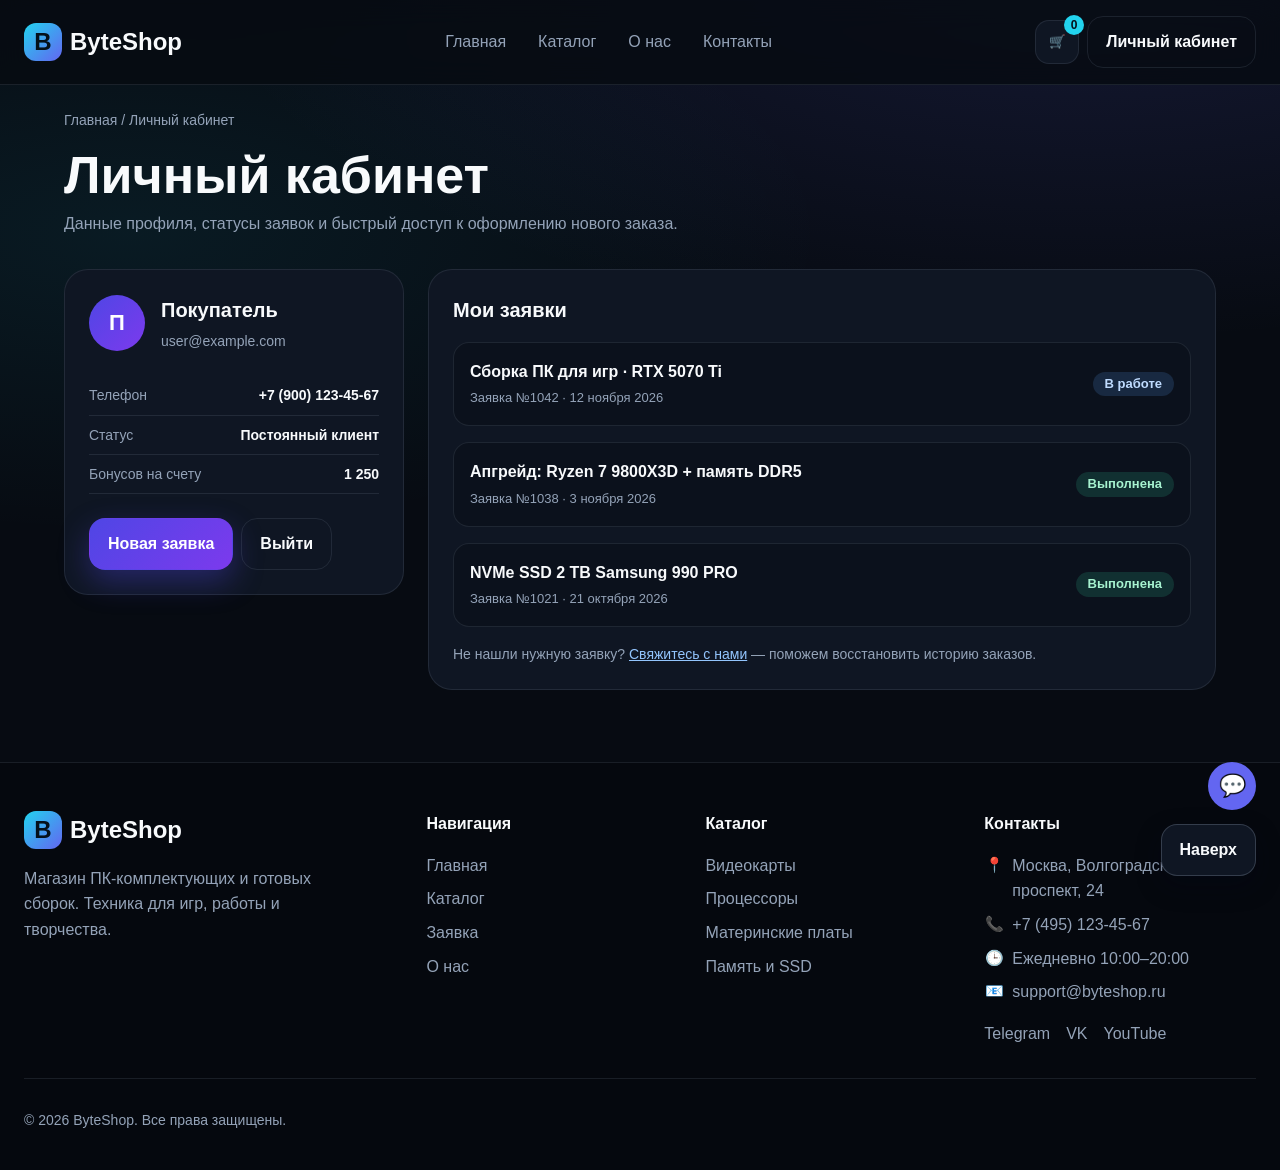
<file: account.html>
<!doctype html>
<html lang="ru">
<head>
  <meta charset="utf-8">
  <meta name="viewport" content="width=device-width, initial-scale=1.0">
  <title>Личный кабинет — ByteShop</title>
  <link rel="stylesheet" href="css/style.css">
  <link rel="stylesheet" href="css/responsive.css">
  <script src="js/data.js" defer></script>
  <script src="js/main.js" defer></script>
</head>
<body id="top">
  <a class="skip-link" href="#main">Перейти к содержимому</a>

  <header class="site-header">
    <div class="site-header__inner">
      <a class="site-header__logo" href="index.html">
        <span class="site-header__logo-icon" aria-hidden="true">B</span>
        ByteShop
      </a>

      <nav class="site-nav" aria-label="Основная навигация">
        <ul class="site-nav__list">
          <li class="site-nav__item">
            <a class="site-nav__link" href="index.html">Главная</a>
          </li>
          <li class="site-nav__item">
            <a class="site-nav__link" href="catalog.html">Каталог</a>
          </li>
          <li class="site-nav__item">
            <a class="site-nav__link" href="about.html">О нас</a>
          </li>
          <li class="site-nav__item">
            <a class="site-nav__link" href="contacts.html">Контакты</a>
          </li>
        </ul>
      </nav>

      <div class="site-header__actions">
        <button class="icon-button site-header__cart" type="button" aria-label="Корзина, товаров: 0">
          <span class="icon-button__icon" aria-hidden="true">🛒</span>
          <span class="site-header__cart-count" data-cart-count aria-hidden="true">0</span>
        </button>
        <a class="button button--ghost" href="account.html">Личный кабинет</a>
      </div>
    </div>
  </header>

  <main id="main" class="main">
    <nav class="breadcrumbs" aria-label="Хлебные крошки">
      <a href="index.html">Главная</a>
      <span class="breadcrumbs__current">Личный кабинет</span>
    </nav>

    <section class="page-head">
      <h1>Личный кабинет</h1>
      <p>Данные профиля, статусы заявок и быстрый доступ к оформлению нового заказа.</p>
    </section>

    <div class="account-layout">
      <aside class="account-card" aria-labelledby="account-profile-title">
        <h2 class="visually-hidden" id="account-profile-title">Профиль</h2>

        <div class="account-profile">
          <span class="account-profile__avatar" aria-hidden="true">П</span>
          <div class="account-profile__info">
            <p class="account-profile__name">Покупатель</p>
            <p class="account-profile__mail">user@example.com</p>
          </div>
        </div>

        <dl class="account-facts">
          <div class="account-facts__row">
            <dt>Телефон</dt>
            <dd>+7 (900) 123-45-67</dd>
          </div>
          <div class="account-facts__row">
            <dt>Статус</dt>
            <dd>Постоянный клиент</dd>
          </div>
          <div class="account-facts__row">
            <dt>Бонусов на счету</dt>
            <dd>1 250</dd>
          </div>
        </dl>

        <div class="account-actions">
          <a class="button button--primary" href="order.html">Новая заявка</a>
          <a class="button button--ghost" href="index.html">Выйти</a>
        </div>
      </aside>

      <section class="account-card" aria-labelledby="account-orders-title">
        <h2 class="account-card__title" id="account-orders-title">Мои заявки</h2>

        <ul class="account-orders">
          <li class="account-order">
            <div class="account-order__text">
              <p class="account-order__title">Сборка ПК для игр · RTX 5070 Ti</p>
              <p class="account-order__meta">Заявка №1042 · 12 ноября 2026</p>
            </div>
            <span class="account-status account-status--work">В работе</span>
          </li>

          <li class="account-order">
            <div class="account-order__text">
              <p class="account-order__title">Апгрейд: Ryzen 7 9800X3D + память DDR5</p>
              <p class="account-order__meta">Заявка №1038 · 3 ноября 2026</p>
            </div>
            <span class="account-status account-status--done">Выполнена</span>
          </li>

          <li class="account-order">
            <div class="account-order__text">
              <p class="account-order__title">NVMe SSD 2 TB Samsung 990 PRO</p>
              <p class="account-order__meta">Заявка №1021 · 21 октября 2026</p>
            </div>
            <span class="account-status account-status--done">Выполнена</span>
          </li>
        </ul>

        <p class="account-note">
          Не нашли нужную заявку? <a href="contacts.html">Свяжитесь с нами</a> — поможем восстановить историю заказов.
        </p>
      </section>
    </div>
  </main>

  <footer class="site-footer">
    <div class="site-footer__inner">
      <div class="site-footer__brand">
        <a class="site-footer__logo" href="index.html">
          <span class="site-footer__logo-icon" aria-hidden="true">B</span>
          ByteShop
        </a>
        <p class="site-footer__description">
          Магазин ПК-комплектующих и готовых сборок.
          Техника для игр, работы и творчества.
        </p>
      </div>

      <nav class="site-footer__column" aria-label="Навигация">
        <p class="site-footer__title">Навигация</p>
        <ul class="site-footer__list">
          <li><a href="index.html">Главная</a></li>
          <li><a href="catalog.html">Каталог</a></li>
          <li><a href="order.html">Заявка</a></li>
          <li><a href="about.html">О нас</a></li>
        </ul>
      </nav>

      <nav class="site-footer__column" aria-label="Каталог">
        <p class="site-footer__title">Каталог</p>
        <ul class="site-footer__list">
          <li><a href="catalog.html">Видеокарты</a></li>
          <li><a href="catalog.html">Процессоры</a></li>
          <li><a href="catalog.html">Материнские платы</a></li>
          <li><a href="catalog.html">Память и SSD</a></li>
        </ul>
      </nav>

      <div class="site-footer__column">
        <p class="site-footer__title">Контакты</p>
        <address class="site-footer__contacts">
          <p class="site-footer__contact">
            <span class="site-footer__icon" aria-hidden="true">📍</span>
            <span>Москва, Волгоградский проспект, 24</span>
          </p>
          <p class="site-footer__contact">
            <span class="site-footer__icon" aria-hidden="true">📞</span>
            <a href="tel:+74951234567">+7 (495) 123-45-67</a>
          </p>
          <p class="site-footer__contact">
            <span class="site-footer__icon" aria-hidden="true">🕒</span>
            <span>Ежедневно 10:00–20:00</span>
          </p>
          <p class="site-footer__contact">
            <span class="site-footer__icon" aria-hidden="true">📧</span>
            <a href="mailto:support@byteshop.ru">support@byteshop.ru</a>
          </p>
        </address>

        <div class="site-footer__social">
          <a href="#" aria-label="Telegram">Telegram</a>
          <a href="#" aria-label="VK">VK</a>
          <a href="#" aria-label="YouTube">YouTube</a>
        </div>
      </div>
    </div>

    <div class="site-footer__bottom">
      <p>© 2026 ByteShop. Все права защищены.</p>
    </div>
  </footer>

  <a class="chat-button" href="order.html" aria-label="Оставить заявку">
    <span class="chat-button__icon" aria-hidden="true">💬</span>
  </a>

  <a class="button button--secondary to-top" href="#top">Наверх</a>
</body>
</html>
</file>
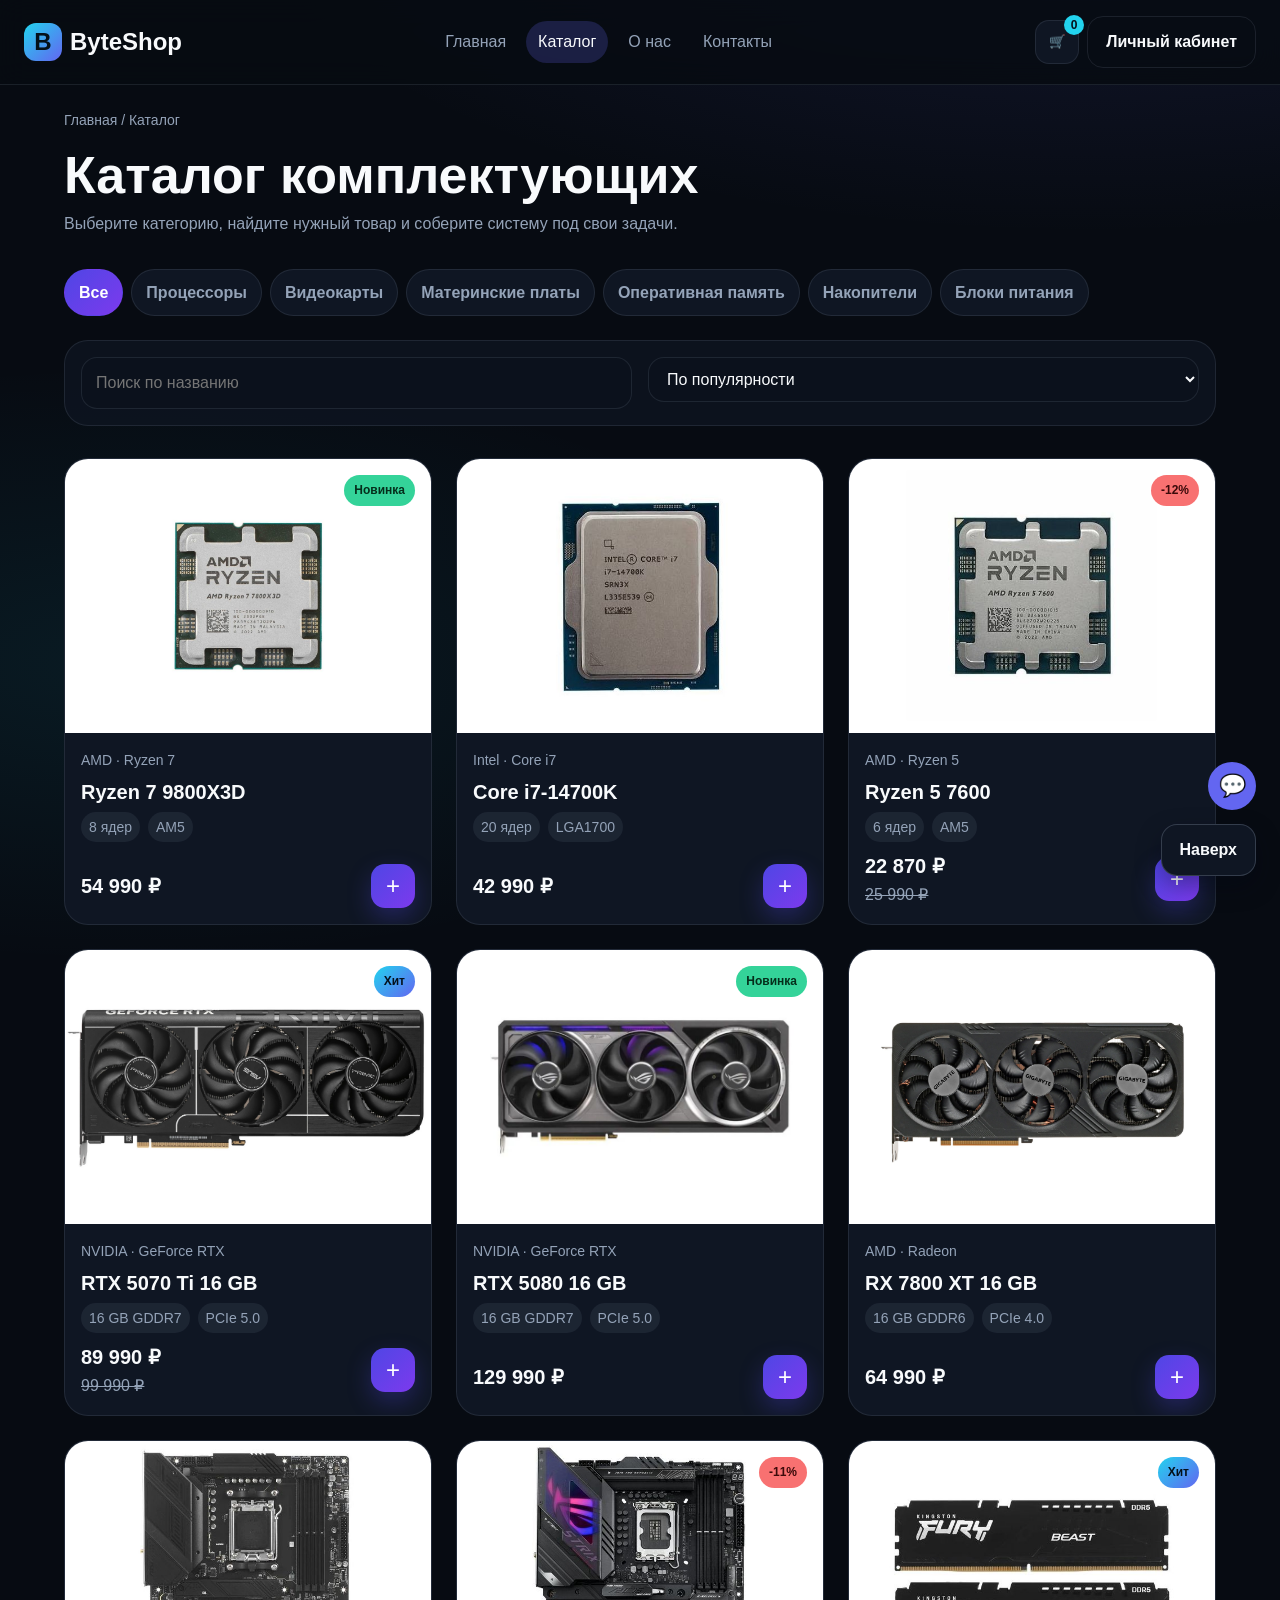
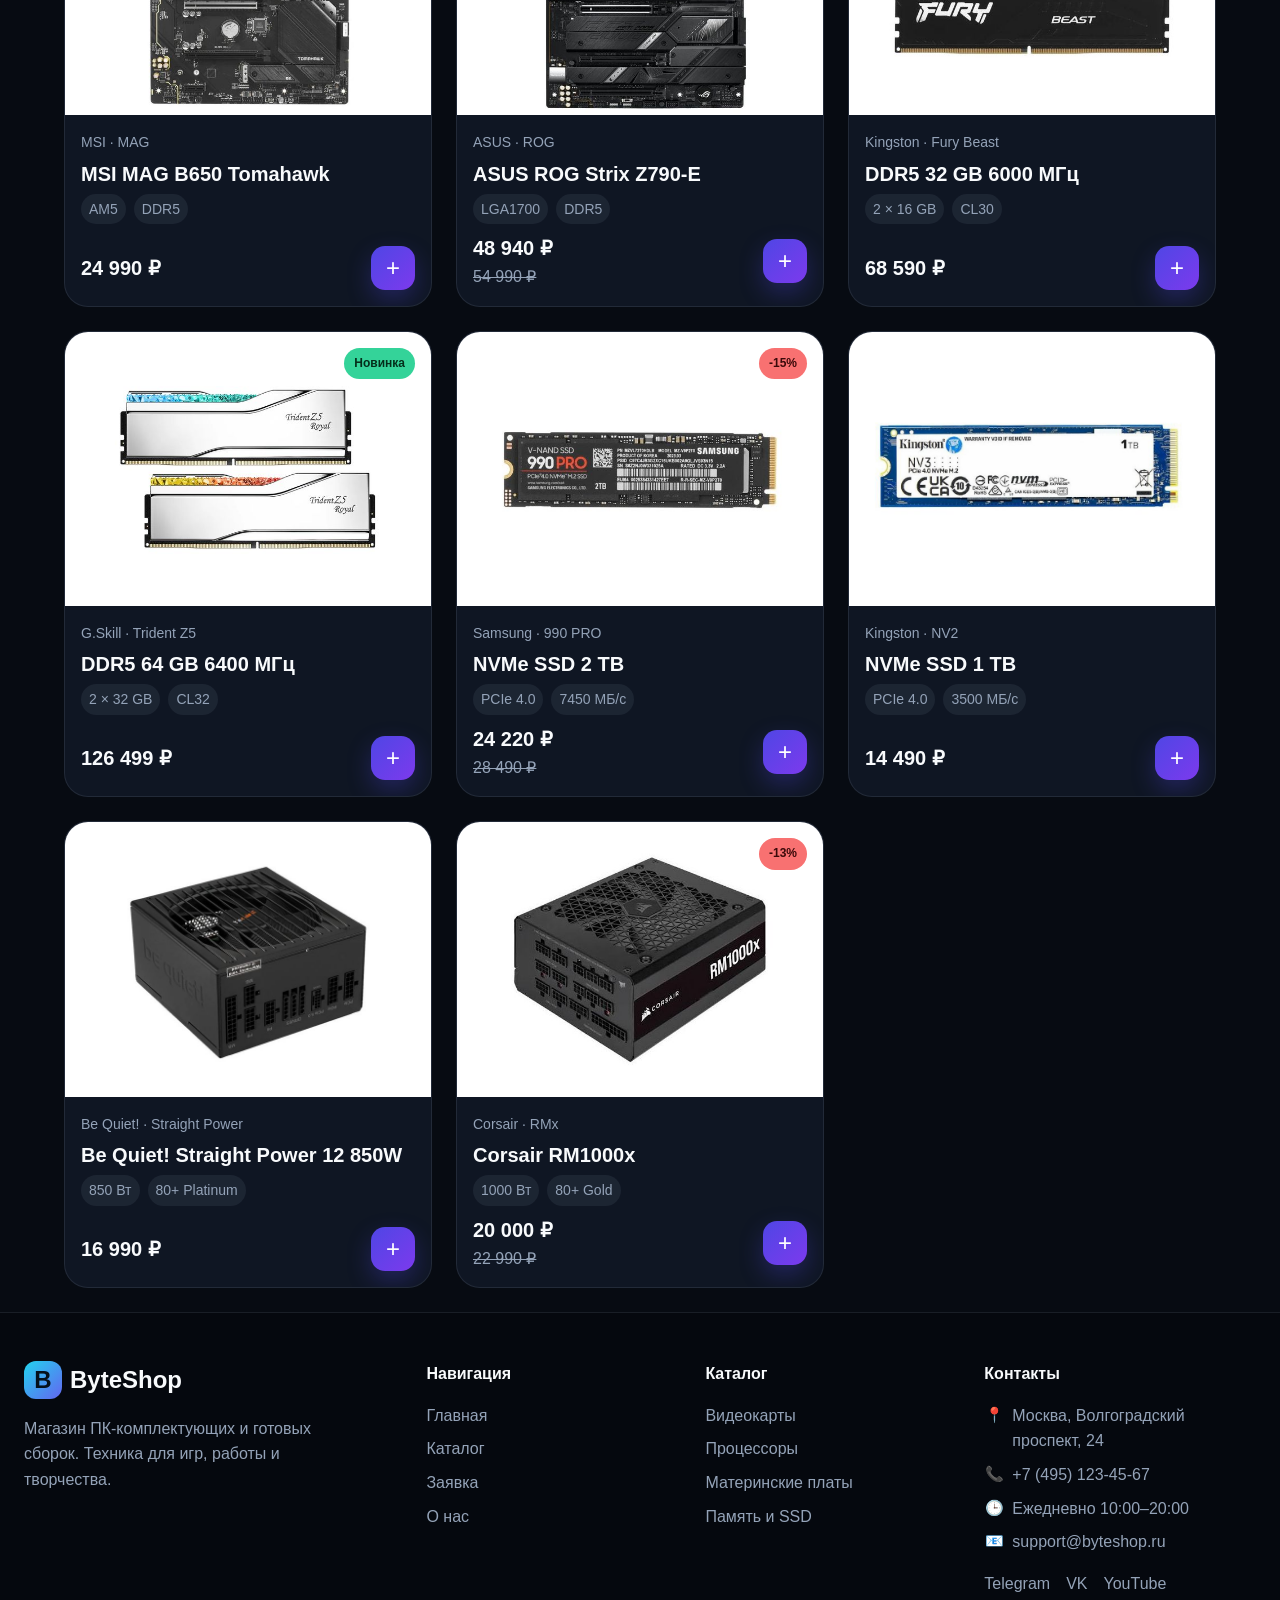
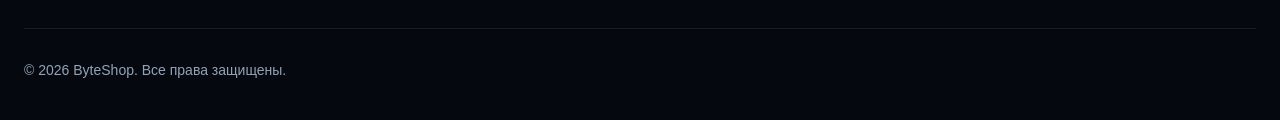
<file: catalog.html>
<!doctype html>
<html lang="ru">
<head>
  <meta charset="utf-8">
  <meta name="viewport" content="width=device-width, initial-scale=1.0">
  <title>Каталог — ByteShop</title>
  <link rel="stylesheet" href="css/style.css">
  <link rel="stylesheet" href="css/responsive.css">
  <script src="js/data.js" defer></script>
  <script src="js/main.js" defer></script>
</head>
<body id="top">
  <a class="skip-link" href="#main">Перейти к содержимому</a>

  <header class="site-header">
    <div class="site-header__inner">
      <a class="site-header__logo" href="index.html">
        <span class="site-header__logo-icon" aria-hidden="true">B</span>
        ByteShop
      </a>

      <nav class="site-nav" aria-label="Основная навигация">
        <ul class="site-nav__list">
          <li class="site-nav__item">
            <a class="site-nav__link" href="index.html">Главная</a>
          </li>
          <li class="site-nav__item">
            <a class="site-nav__link site-nav__link--active" href="catalog.html" aria-current="page">Каталог</a>
          </li>
          <li class="site-nav__item">
            <a class="site-nav__link" href="about.html">О нас</a>
          </li>
          <li class="site-nav__item">
            <a class="site-nav__link" href="contacts.html">Контакты</a>
          </li>
        </ul>
      </nav>

      <div class="site-header__actions">
        <button class="icon-button site-header__cart" type="button" aria-label="Корзина, товаров: 0">
          <span class="icon-button__icon" aria-hidden="true">🛒</span>
          <span class="site-header__cart-count" data-cart-count aria-hidden="true">0</span>
        </button>
        <a class="button button--ghost" href="account.html">Личный кабинет</a>
      </div>
    </div>
  </header>

  <main id="main" class="main">
    <nav class="breadcrumbs" aria-label="Хлебные крошки">
      <a href="index.html">Главная</a>
      <span class="breadcrumbs__current">Каталог</span>
    </nav>

    <section class="page-head">
      <h1>Каталог комплектующих</h1>
      <p>Выберите категорию, найдите нужный товар и соберите систему под свои задачи.</p>
    </section>

    <section class="catalog" aria-labelledby="catalog-title">
      <h2 class="visually-hidden" id="catalog-title">Список категорий и товаров</h2>

      <div class="catalog__tabs" role="group" aria-label="Категории товаров">
        <button class="catalog__tab catalog__tab--active" type="button" data-tab="all" aria-controls="catalog-grid" aria-pressed="true">Все</button>
        <button class="catalog__tab" type="button" data-tab="cpu" aria-controls="catalog-grid" aria-pressed="false">Процессоры</button>
        <button class="catalog__tab" type="button" data-tab="gpu" aria-controls="catalog-grid" aria-pressed="false">Видеокарты</button>
        <button class="catalog__tab" type="button" data-tab="mb" aria-controls="catalog-grid" aria-pressed="false">Материнские платы</button>
        <button class="catalog__tab" type="button" data-tab="ram" aria-controls="catalog-grid" aria-pressed="false">Оперативная память</button>
        <button class="catalog__tab" type="button" data-tab="ssd" aria-controls="catalog-grid" aria-pressed="false">Накопители</button>
        <button class="catalog__tab" type="button" data-tab="psu" aria-controls="catalog-grid" aria-pressed="false">Блоки питания</button>
      </div>

      <div class="catalog-toolbar">
        <div class="catalog-toolbar__search">
          <label class="visually-hidden" for="catalog-search">Поиск по названию</label>
          <input
            class="catalog-toolbar__input"
            id="catalog-search"
            type="search"
            placeholder="Поиск по названию"
          >
        </div>

        <div class="catalog-toolbar__sort">
          <label class="visually-hidden" for="catalog-sort">Сортировка</label>
          <select class="catalog-toolbar__select" id="catalog-sort">
            <option value="default">По популярности</option>
            <option value="price-asc">Сначала дешевле</option>
            <option value="price-desc">Сначала дороже</option>
            <option value="name">По названию</option>
          </select>
        </div>
      </div>

      <div class="products-grid" id="catalog-grid">
        <!-- Карточки товаров выводятся через JavaScript -->
      </div>

      <p class="catalog__empty" id="catalog-empty" role="status" hidden>Ничего не найдено.</p>
    </section>
  </main>

  <footer class="site-footer">
    <div class="site-footer__inner">
      <div class="site-footer__brand">
        <a class="site-footer__logo" href="index.html">
          <span class="site-footer__logo-icon" aria-hidden="true">B</span>
          ByteShop
        </a>
        <p class="site-footer__description">
          Магазин ПК-комплектующих и готовых сборок.
          Техника для игр, работы и творчества.
        </p>
      </div>

      <nav class="site-footer__column" aria-label="Навигация">
        <p class="site-footer__title">Навигация</p>
        <ul class="site-footer__list">
          <li><a href="index.html">Главная</a></li>
          <li><a href="catalog.html">Каталог</a></li>
          <li><a href="order.html">Заявка</a></li>
          <li><a href="about.html">О нас</a></li>
        </ul>
      </nav>

      <nav class="site-footer__column" aria-label="Каталог">
        <p class="site-footer__title">Каталог</p>
        <ul class="site-footer__list">
          <li><a href="catalog.html">Видеокарты</a></li>
          <li><a href="catalog.html">Процессоры</a></li>
          <li><a href="catalog.html">Материнские платы</a></li>
          <li><a href="catalog.html">Память и SSD</a></li>
        </ul>
      </nav>

      <div class="site-footer__column">
        <p class="site-footer__title">Контакты</p>
        <address class="site-footer__contacts">
          <p class="site-footer__contact">
            <span class="site-footer__icon" aria-hidden="true">📍</span>
            <span>Москва, Волгоградский проспект, 24</span>
          </p>
          <p class="site-footer__contact">
            <span class="site-footer__icon" aria-hidden="true">📞</span>
            <a href="tel:+74951234567">+7 (495) 123-45-67</a>
          </p>
          <p class="site-footer__contact">
            <span class="site-footer__icon" aria-hidden="true">🕒</span>
            <span>Ежедневно 10:00–20:00</span>
          </p>
          <p class="site-footer__contact">
            <span class="site-footer__icon" aria-hidden="true">📧</span>
            <a href="mailto:support@byteshop.ru">support@byteshop.ru</a>
          </p>
        </address>

        <div class="site-footer__social">
          <a href="#" aria-label="Telegram">Telegram</a>
          <a href="#" aria-label="VK">VK</a>
          <a href="#" aria-label="YouTube">YouTube</a>
        </div>
      </div>
    </div>

    <div class="site-footer__bottom">
      <p>© 2026 ByteShop. Все права защищены.</p>
    </div>
  </footer>

  <a class="chat-button" href="order.html" aria-label="Оставить заявку">
    <span class="chat-button__icon" aria-hidden="true">💬</span>
  </a>

  <a class="button button--secondary to-top" href="#top">Наверх</a>

  <div class="toast" id="toast" role="status" aria-live="polite" hidden></div>
</body>
</html>
</file>
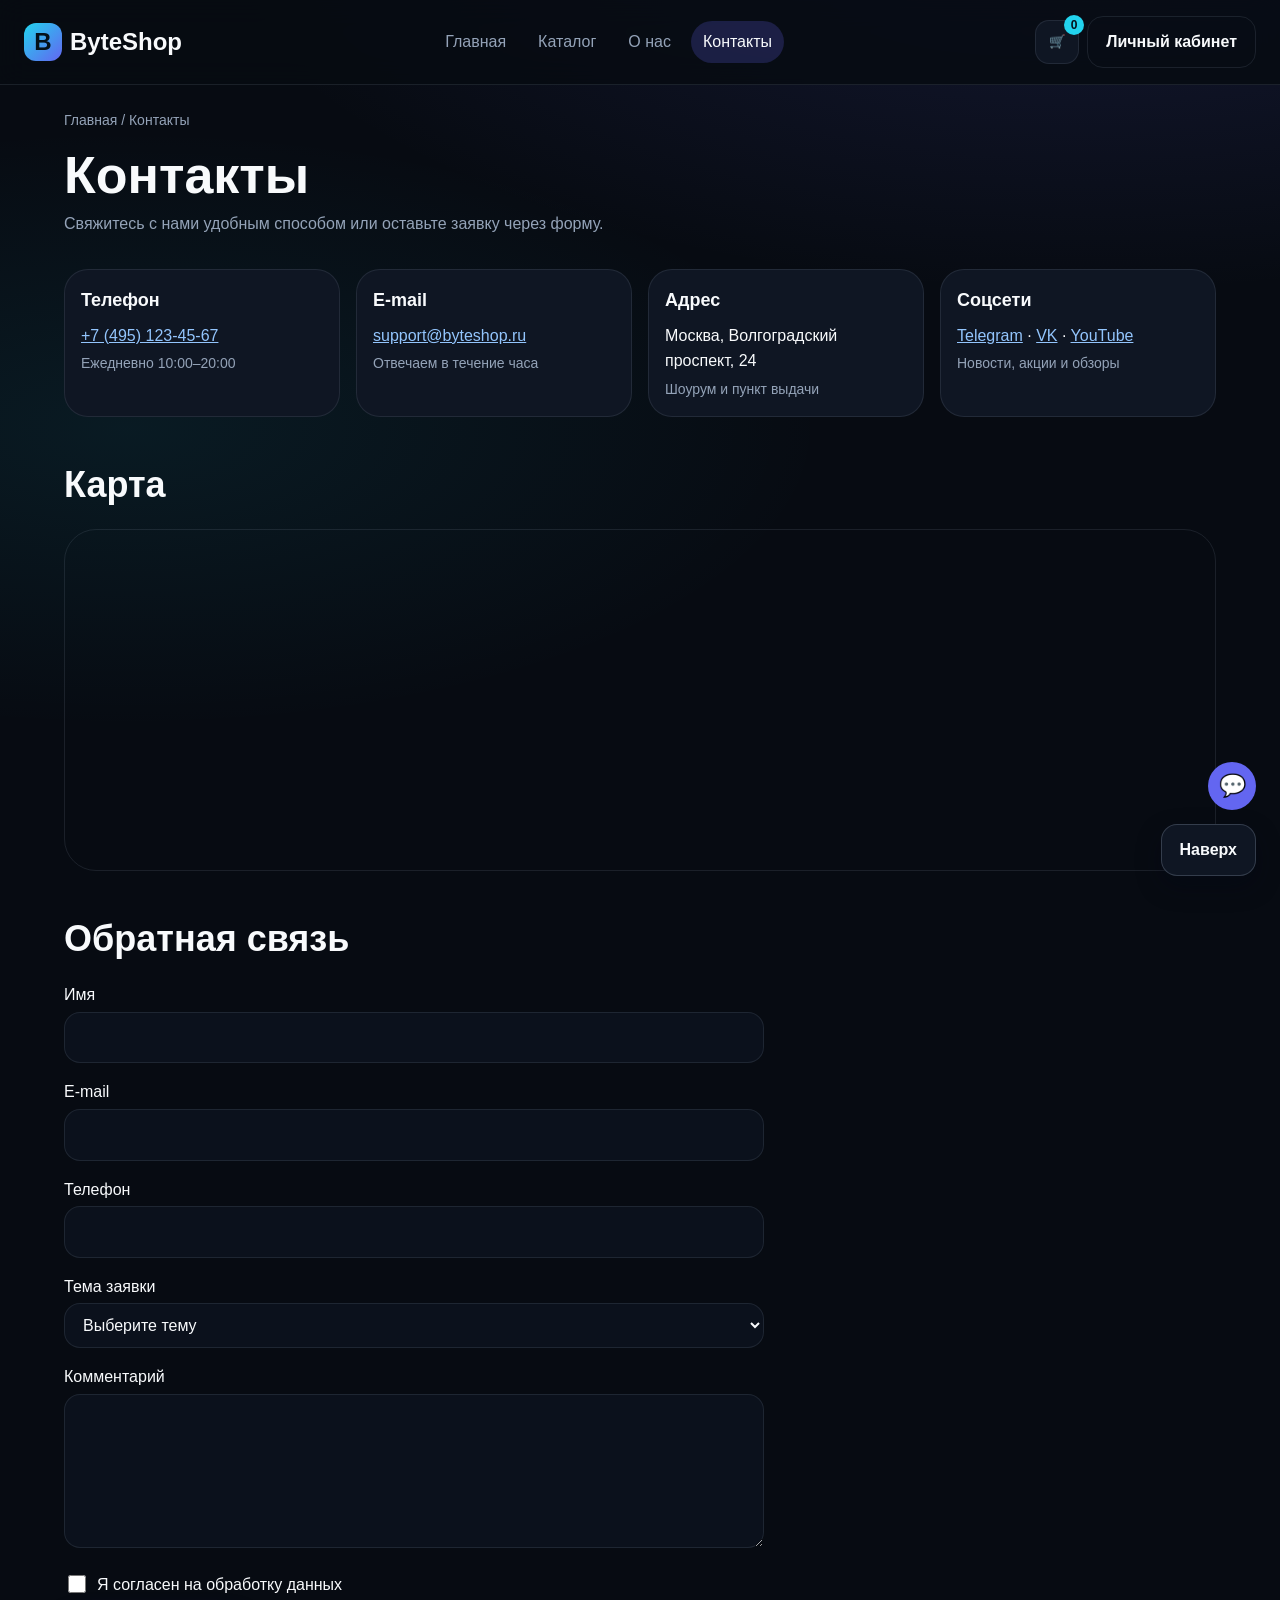
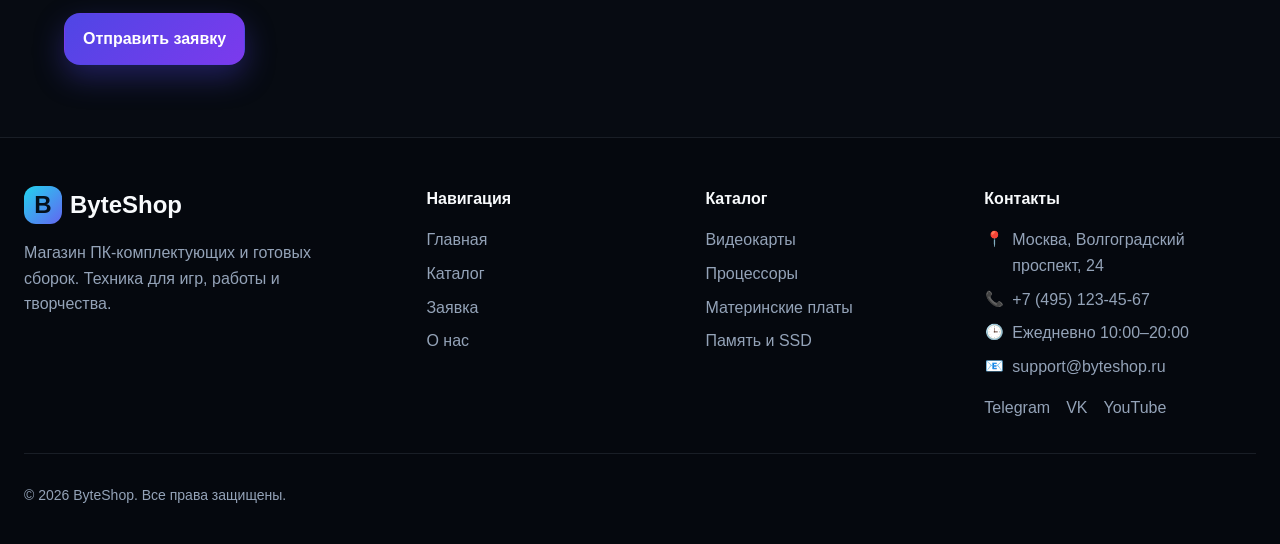
<file: contacts.html>
<!doctype html>
<html lang="ru">
<head>
  <meta charset="utf-8">
  <meta name="viewport" content="width=device-width, initial-scale=1.0">
  <title>Контакты — ByteShop</title>
  <link rel="stylesheet" href="css/style.css">
  <link rel="stylesheet" href="css/responsive.css">
  <script src="js/data.js" defer></script>
  <script src="js/main.js" defer></script>
</head>
<body id="top">
  <a class="skip-link" href="#main">Перейти к содержимому</a>

  <header class="site-header">
    <div class="site-header__inner">
      <a class="site-header__logo" href="index.html">
        <span class="site-header__logo-icon" aria-hidden="true">B</span>
        ByteShop
      </a>

      <nav class="site-nav" aria-label="Основная навигация">
        <ul class="site-nav__list">
          <li class="site-nav__item">
            <a class="site-nav__link" href="index.html">Главная</a>
          </li>
          <li class="site-nav__item">
            <a class="site-nav__link" href="catalog.html">Каталог</a>
          </li>
          <li class="site-nav__item">
            <a class="site-nav__link" href="about.html">О нас</a>
          </li>
          <li class="site-nav__item">
            <a class="site-nav__link site-nav__link--active" href="contacts.html" aria-current="page">Контакты</a>
          </li>
        </ul>
      </nav>

      <div class="site-header__actions">
        <button class="icon-button site-header__cart" type="button" aria-label="Корзина, товаров: 0">
          <span class="icon-button__icon" aria-hidden="true">🛒</span>
          <span class="site-header__cart-count" data-cart-count aria-hidden="true">0</span>
        </button>
        <a class="button button--ghost" href="account.html">Личный кабинет</a>
      </div>
    </div>
  </header>

  <main id="main" class="main">
    <nav class="breadcrumbs" aria-label="Хлебные крошки">
      <a href="index.html">Главная</a>
      <span class="breadcrumbs__current">Контакты</span>
    </nav>

    <section class="page-head">
      <h1>Контакты</h1>
      <p>Свяжитесь с нами удобным способом или оставьте заявку через форму.</p>
    </section>

    <section class="contacts-grid" aria-label="Контактная информация">
      <article class="contact-card">
        <h2 class="contact-card__title">Телефон</h2>
        <p><a href="tel:+74951234567">+7 (495) 123-45-67</a></p>
        <p class="contact-card__note">Ежедневно 10:00–20:00</p>
      </article>

      <article class="contact-card">
        <h2 class="contact-card__title">E-mail</h2>
        <p><a href="mailto:support@byteshop.ru">support@byteshop.ru</a></p>
        <p class="contact-card__note">Отвечаем в течение часа</p>
      </article>

      <article class="contact-card">
        <h2 class="contact-card__title">Адрес</h2>
        <p>Москва, Волгоградский проспект, 24</p>
        <p class="contact-card__note">Шоурум и пункт выдачи</p>
      </article>

      <article class="contact-card">
        <h2 class="contact-card__title">Соцсети</h2>
        <p>
          <a href="#">Telegram</a> ·
          <a href="#">VK</a> ·
          <a href="#">YouTube</a>
        </p>
        <p class="contact-card__note">Новости, акции и обзоры</p>
      </article>
    </section>

    <section class="section" aria-labelledby="map-title">
      <h2 class="section__title" id="map-title">Карта</h2>

      <div class="contacts-map">
        <iframe
          class="contacts-map__iframe"
          src="https://yandex.ru/map-widget/v1/?text=Москва%2C%20Волгоградский%20проспект%2C%2024&z=15"
          title="Карта расположения магазина ByteShop"
          loading="lazy"
          allowfullscreen
        ></iframe>
      </div>
    </section>

    <section class="section" aria-labelledby="feedback-title">
      <h2 class="section__title" id="feedback-title">Обратная связь</h2>

      <form class="order-form order-form--page" id="order-form">
        <div class="order-form__field">
          <label class="order-form__label" for="order-name">Имя</label>
          <input
            class="order-form__input"
            id="order-name"
            name="name"
            type="text"
            minlength="2"
            autocomplete="name"
            required
          >
        </div>

        <div class="order-form__field">
          <label class="order-form__label" for="order-email">E-mail</label>
          <input
            class="order-form__input"
            id="order-email"
            name="email"
            type="email"
            autocomplete="email"
            required
          >
        </div>

        <div class="order-form__field">
          <label class="order-form__label" for="order-phone">Телефон</label>
          <input
            class="order-form__input"
            id="order-phone"
            name="phone"
            type="tel"
            autocomplete="tel"
            required
          >
        </div>

        <div class="order-form__field">
          <label class="order-form__label" for="order-topic">Тема заявки</label>
          <select class="order-form__select" id="order-topic" name="topic" required>
            <option value="" selected disabled>Выберите тему</option>
            <option value="order">Заказ товара</option>
            <option value="build">Сборка ПК</option>
            <option value="consultation">Консультация</option>
          </select>
        </div>

        <div class="order-form__field">
          <label class="order-form__label" for="order-comment">Комментарий</label>
          <textarea
            class="order-form__textarea"
            id="order-comment"
            name="comment"
            rows="5"
          ></textarea>
        </div>

        <div class="order-form__field">
          <label class="order-form__label order-form__label--checkbox" for="order-consent">
            <input
              class="order-form__checkbox"
              id="order-consent"
              name="consent"
              type="checkbox"
              required
            >
            Я согласен на обработку данных
          </label>
        </div>

        <button class="button button--primary" type="submit">Отправить заявку</button>
      </form>

      <p class="success-message" id="success-message" role="status" hidden>
        Заявка отправлена! Мы свяжемся с вами в ближайшее время.
      </p>
    </section>
  </main>

  <footer class="site-footer">
    <div class="site-footer__inner">
      <div class="site-footer__brand">
        <a class="site-footer__logo" href="index.html">
          <span class="site-footer__logo-icon" aria-hidden="true">B</span>
          ByteShop
        </a>
        <p class="site-footer__description">
          Магазин ПК-комплектующих и готовых сборок.
          Техника для игр, работы и творчества.
        </p>
      </div>

      <nav class="site-footer__column" aria-label="Навигация">
        <p class="site-footer__title">Навигация</p>
        <ul class="site-footer__list">
          <li><a href="index.html">Главная</a></li>
          <li><a href="catalog.html">Каталог</a></li>
          <li><a href="order.html">Заявка</a></li>
          <li><a href="about.html">О нас</a></li>
        </ul>
      </nav>

      <nav class="site-footer__column" aria-label="Каталог">
        <p class="site-footer__title">Каталог</p>
        <ul class="site-footer__list">
          <li><a href="catalog.html">Видеокарты</a></li>
          <li><a href="catalog.html">Процессоры</a></li>
          <li><a href="catalog.html">Материнские платы</a></li>
          <li><a href="catalog.html">Память и SSD</a></li>
        </ul>
      </nav>

      <div class="site-footer__column">
        <p class="site-footer__title">Контакты</p>
        <address class="site-footer__contacts">
          <p class="site-footer__contact">
            <span class="site-footer__icon" aria-hidden="true">📍</span>
            <span>Москва, Волгоградский проспект, 24</span>
          </p>
          <p class="site-footer__contact">
            <span class="site-footer__icon" aria-hidden="true">📞</span>
            <a href="tel:+74951234567">+7 (495) 123-45-67</a>
          </p>
          <p class="site-footer__contact">
            <span class="site-footer__icon" aria-hidden="true">🕒</span>
            <span>Ежедневно 10:00–20:00</span>
          </p>
          <p class="site-footer__contact">
            <span class="site-footer__icon" aria-hidden="true">📧</span>
            <a href="mailto:support@byteshop.ru">support@byteshop.ru</a>
          </p>
        </address>

        <div class="site-footer__social">
          <a href="#" aria-label="Telegram">Telegram</a>
          <a href="#" aria-label="VK">VK</a>
          <a href="#" aria-label="YouTube">YouTube</a>
        </div>
      </div>
    </div>

    <div class="site-footer__bottom">
      <p>© 2026 ByteShop. Все права защищены.</p>
    </div>
  </footer>

  <a class="chat-button" href="order.html" aria-label="Оставить заявку">
    <span class="chat-button__icon" aria-hidden="true">💬</span>
  </a>

  <a class="button button--secondary to-top" href="#top">Наверх</a>
</body>
</html>
</file>
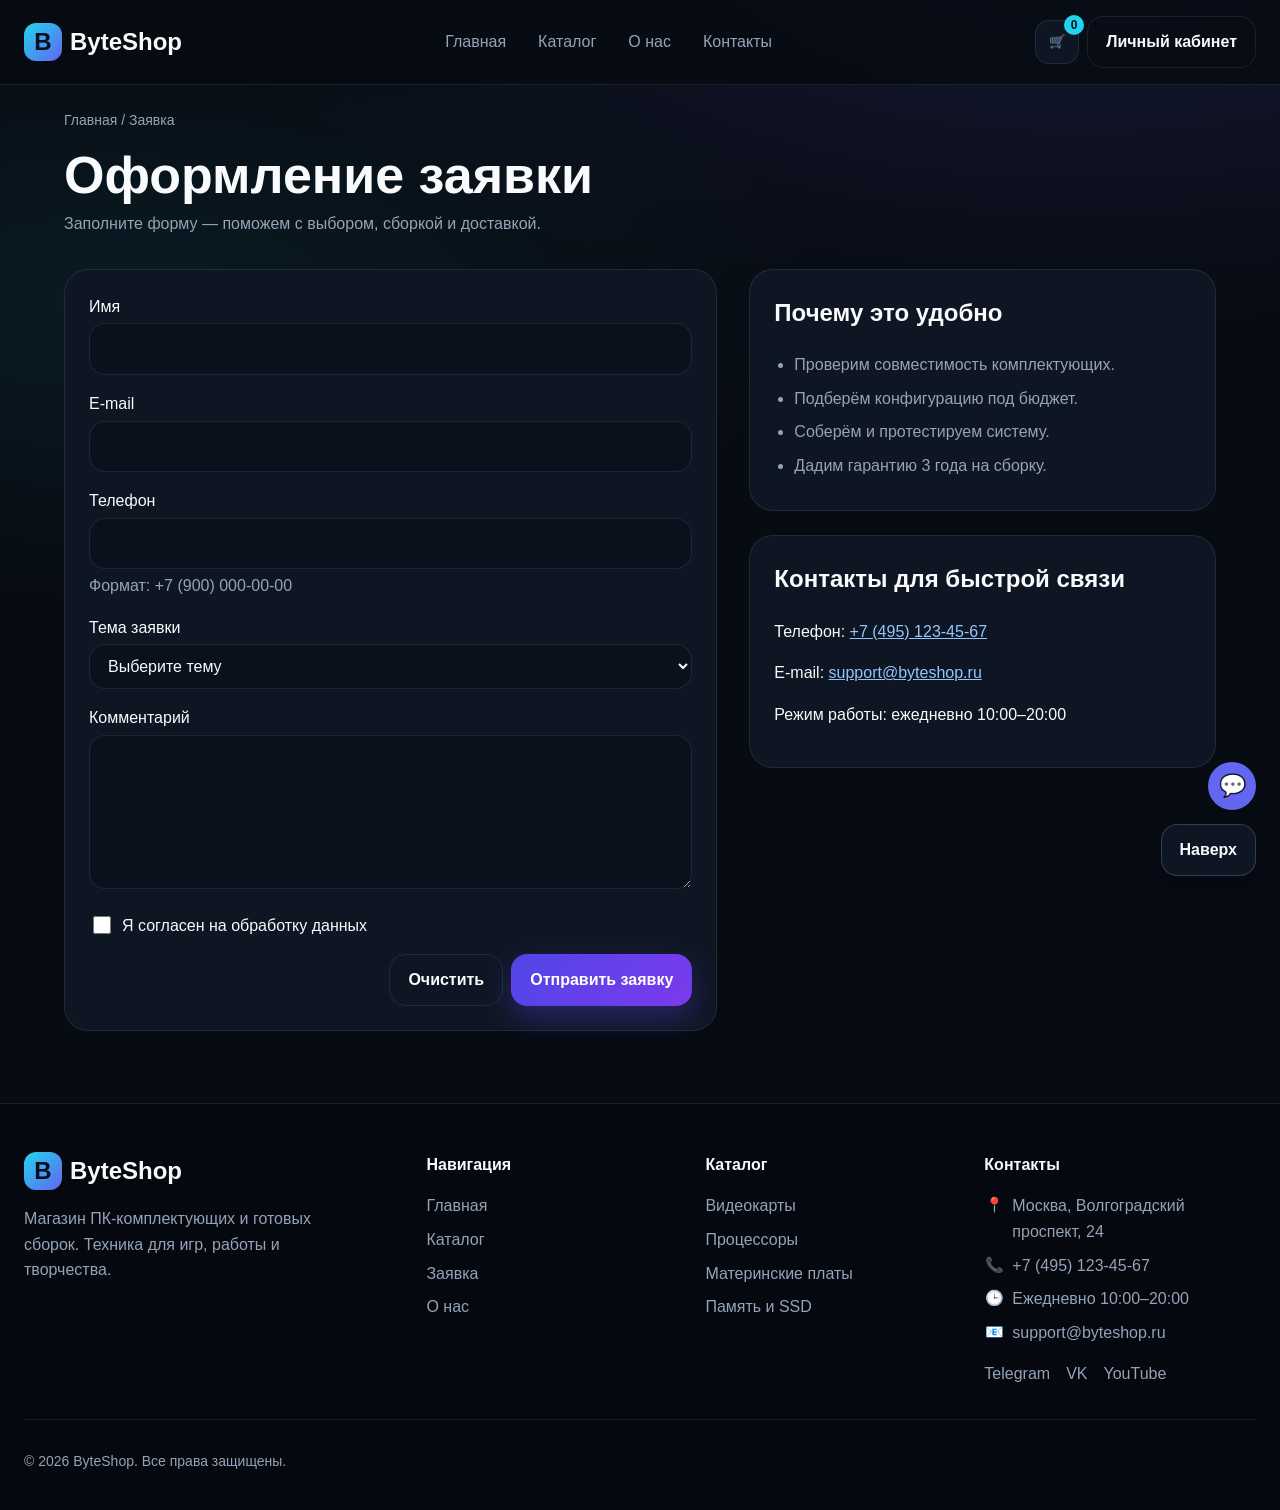
<file: order.html>
<!doctype html>
<html lang="ru">
<head>
  <meta charset="utf-8">
  <meta name="viewport" content="width=device-width, initial-scale=1.0">
  <title>Заявка — ByteShop</title>
  <link rel="stylesheet" href="css/style.css">
  <link rel="stylesheet" href="css/responsive.css">
  <script src="js/data.js" defer></script>
  <script src="js/main.js" defer></script>
</head>
<body id="top">
  <a class="skip-link" href="#main">Перейти к содержимому</a>

  <header class="site-header">
    <div class="site-header__inner">
      <a class="site-header__logo" href="index.html">
        <span class="site-header__logo-icon" aria-hidden="true">B</span>
        ByteShop
      </a>

      <nav class="site-nav" aria-label="Основная навигация">
        <ul class="site-nav__list">
          <li class="site-nav__item">
            <a class="site-nav__link" href="index.html">Главная</a>
          </li>
          <li class="site-nav__item">
            <a class="site-nav__link" href="catalog.html">Каталог</a>
          </li>
          <li class="site-nav__item">
            <a class="site-nav__link" href="about.html">О нас</a>
          </li>
          <li class="site-nav__item">
            <a class="site-nav__link" href="contacts.html">Контакты</a>
          </li>
        </ul>
      </nav>

      <div class="site-header__actions">
        <button class="icon-button site-header__cart" type="button" aria-label="Корзина, товаров: 0">
          <span class="icon-button__icon" aria-hidden="true">🛒</span>
          <span class="site-header__cart-count" data-cart-count aria-hidden="true">0</span>
        </button>
        <a class="button button--ghost" href="account.html">Личный кабинет</a>
      </div>
    </div>
  </header>

  <main id="main" class="main">
    <nav class="breadcrumbs" aria-label="Хлебные крошки">
      <a href="index.html">Главная</a>
      <span class="breadcrumbs__current">Заявка</span>
    </nav>

    <section class="page-head">
      <h1>Оформление заявки</h1>
      <p>Заполните форму — поможем с выбором, сборкой и доставкой.</p>
    </section>

    <div class="order-layout">
      <section class="order-form-card" aria-labelledby="order-title">
        <h2 class="visually-hidden" id="order-title">Форма заявки</h2>

        <form class="order-form order-form--page" id="order-form">
          <input type="hidden" id="selected-product" name="selected-product">

          <div class="order-form__field">
            <label class="order-form__label" for="order-name">Имя</label>
            <input
              class="order-form__input"
              id="order-name"
              name="name"
              type="text"
              minlength="2"
              autocomplete="name"
              required
            >
          </div>

          <div class="order-form__field">
            <label class="order-form__label" for="order-email">E-mail</label>
            <input
              class="order-form__input"
              id="order-email"
              name="email"
              type="email"
              autocomplete="email"
              required
            >
          </div>

          <div class="order-form__field">
            <label class="order-form__label" for="order-phone">Телефон</label>
            <input
              class="order-form__input"
              id="order-phone"
              name="phone"
              type="tel"
              autocomplete="tel"
              required
            >
            <span class="order-form__hint">Формат: +7 (900) 000-00-00</span>
          </div>

          <div class="order-form__field">
            <label class="order-form__label" for="order-topic">Тема заявки</label>
            <select class="order-form__select" id="order-topic" name="topic" required>
              <option value="" selected disabled>Выберите тему</option>
              <option value="order">Заказ товара</option>
              <option value="build">Сборка ПК</option>
              <option value="consultation">Консультация</option>
              <option value="delivery">Доставка</option>
            </select>
          </div>

          <div class="order-form__field">
            <label class="order-form__label" for="order-comment">Комментарий</label>
            <textarea
              class="order-form__textarea"
              id="order-comment"
              name="comment"
              rows="5"
            ></textarea>
          </div>

          <div class="order-form__field">
            <label class="order-form__label order-form__label--checkbox" for="order-consent">
              <input
                class="order-form__checkbox"
                id="order-consent"
                name="consent"
                type="checkbox"
                required
              >
              Я согласен на обработку данных
            </label>
          </div>

          <div class="order-form__actions">
            <button class="button button--ghost" type="reset">Очистить</button>
            <button class="button button--primary" type="submit">Отправить заявку</button>
          </div>
        </form>

        <p class="success-message" id="success-message" role="status" hidden>
          Заявка отправлена! Мы свяжемся с вами в ближайшее время.
        </p>
      </section>

      <aside class="order-aside" aria-label="Дополнительная информация">
        <article class="order-info">
          <h2>Почему это удобно</h2>
          <ul class="order-info__list">
            <li>Проверим совместимость комплектующих.</li>
            <li>Подберём конфигурацию под бюджет.</li>
            <li>Соберём и протестируем систему.</li>
            <li>Дадим гарантию 3 года на сборку.</li>
          </ul>
        </article>

        <article class="order-info">
          <h2>Контакты для быстрой связи</h2>
          <p>Телефон: <a href="tel:+74951234567">+7 (495) 123-45-67</a></p>
          <p>E-mail: <a href="mailto:support@byteshop.ru">support@byteshop.ru</a></p>
          <p>Режим работы: ежедневно 10:00–20:00</p>
        </article>
      </aside>
    </div>
  </main>

  <footer class="site-footer">
    <div class="site-footer__inner">
      <div class="site-footer__brand">
        <a class="site-footer__logo" href="index.html">
          <span class="site-footer__logo-icon" aria-hidden="true">B</span>
          ByteShop
        </a>
        <p class="site-footer__description">
          Магазин ПК-комплектующих и готовых сборок.
          Техника для игр, работы и творчества.
        </p>
      </div>

      <nav class="site-footer__column" aria-label="Навигация">
        <p class="site-footer__title">Навигация</p>
        <ul class="site-footer__list">
          <li><a href="index.html">Главная</a></li>
          <li><a href="catalog.html">Каталог</a></li>
          <li><a href="order.html">Заявка</a></li>
          <li><a href="about.html">О нас</a></li>
        </ul>
      </nav>

      <nav class="site-footer__column" aria-label="Каталог">
        <p class="site-footer__title">Каталог</p>
        <ul class="site-footer__list">
          <li><a href="catalog.html">Видеокарты</a></li>
          <li><a href="catalog.html">Процессоры</a></li>
          <li><a href="catalog.html">Материнские платы</a></li>
          <li><a href="catalog.html">Память и SSD</a></li>
        </ul>
      </nav>

      <div class="site-footer__column">
        <p class="site-footer__title">Контакты</p>
        <address class="site-footer__contacts">
          <p class="site-footer__contact">
            <span class="site-footer__icon" aria-hidden="true">📍</span>
            <span>Москва, Волгоградский проспект, 24</span>
          </p>
          <p class="site-footer__contact">
            <span class="site-footer__icon" aria-hidden="true">📞</span>
            <a href="tel:+74951234567">+7 (495) 123-45-67</a>
          </p>
          <p class="site-footer__contact">
            <span class="site-footer__icon" aria-hidden="true">🕒</span>
            <span>Ежедневно 10:00–20:00</span>
          </p>
          <p class="site-footer__contact">
            <span class="site-footer__icon" aria-hidden="true">📧</span>
            <a href="mailto:support@byteshop.ru">support@byteshop.ru</a>
          </p>
        </address>

        <div class="site-footer__social">
          <a href="#" aria-label="Telegram">Telegram</a>
          <a href="#" aria-label="VK">VK</a>
          <a href="#" aria-label="YouTube">YouTube</a>
        </div>
      </div>
    </div>

    <div class="site-footer__bottom">
      <p>© 2026 ByteShop. Все права защищены.</p>
    </div>
  </footer>

  <a class="chat-button" href="order.html" aria-label="Оставить заявку">
    <span class="chat-button__icon" aria-hidden="true">💬</span>
  </a>

  <a class="button button--secondary to-top" href="#top">Наверх</a>
</body>
</html>
</file>
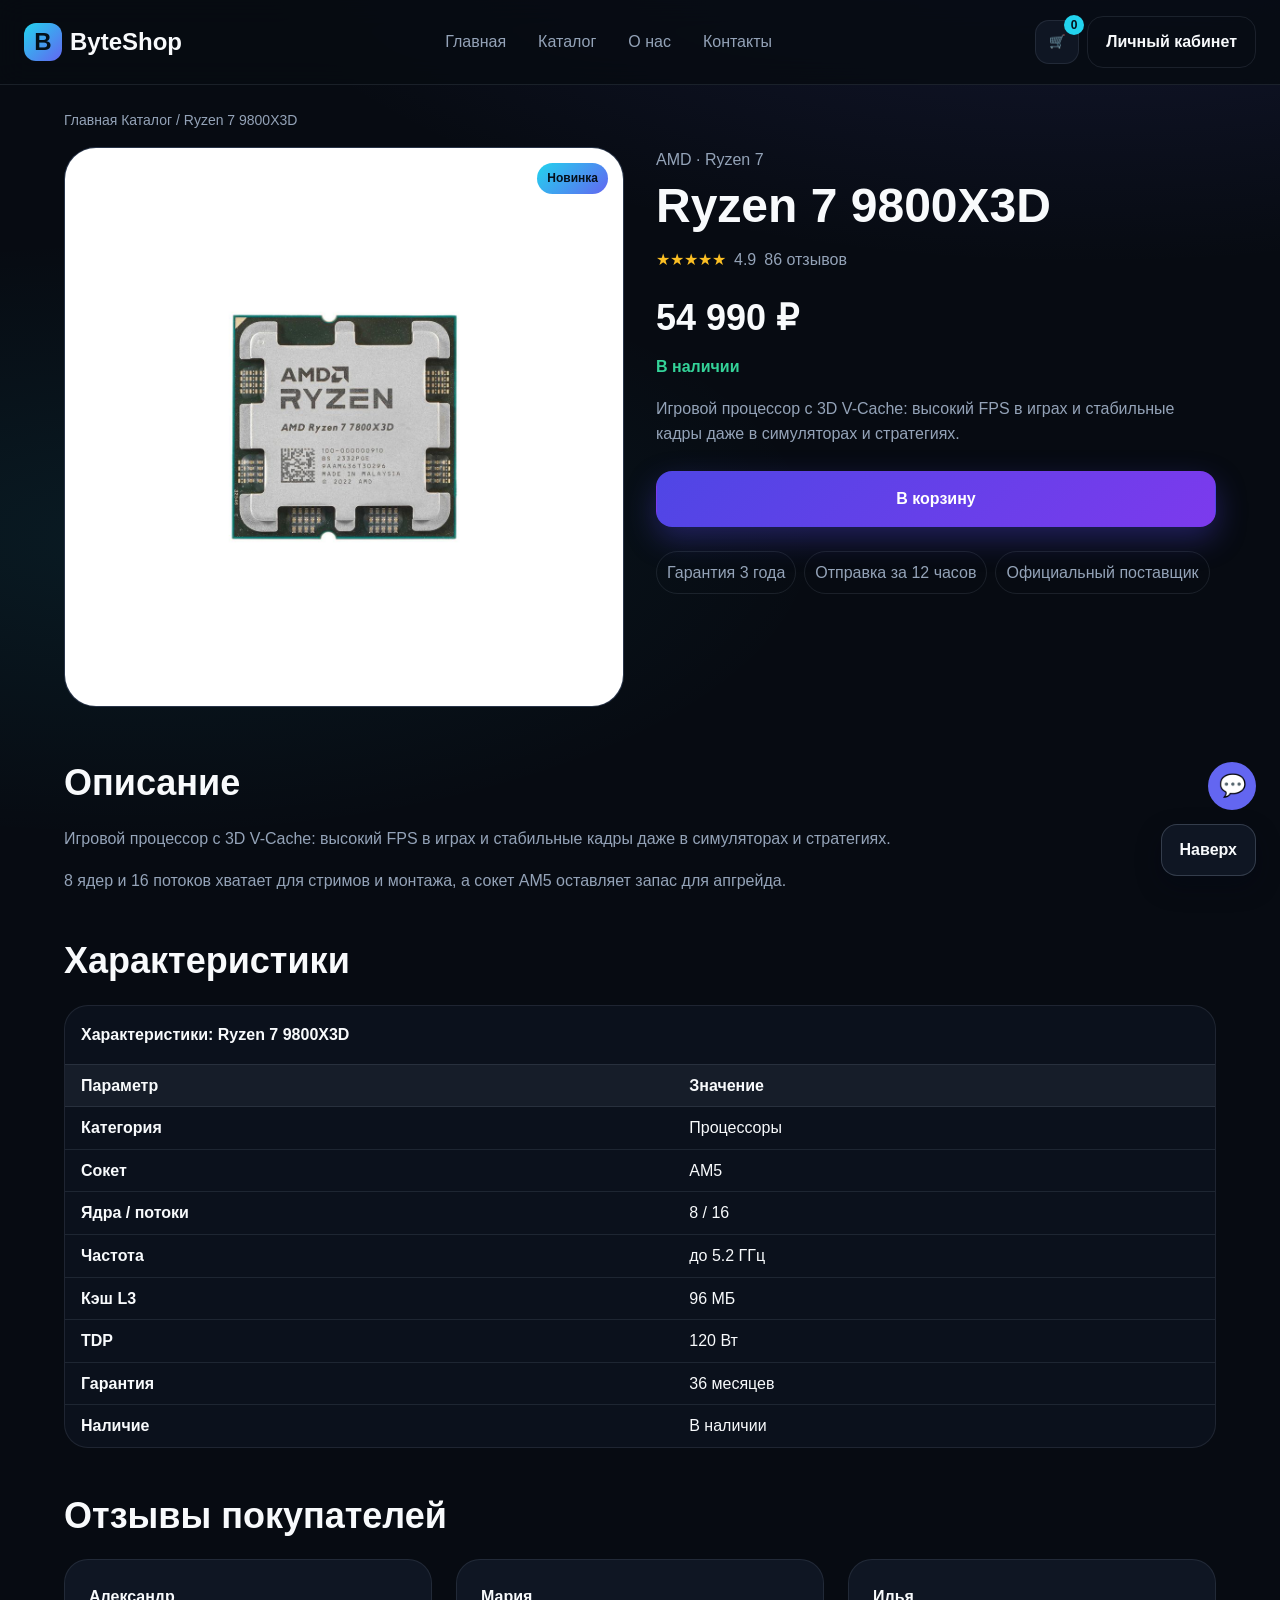
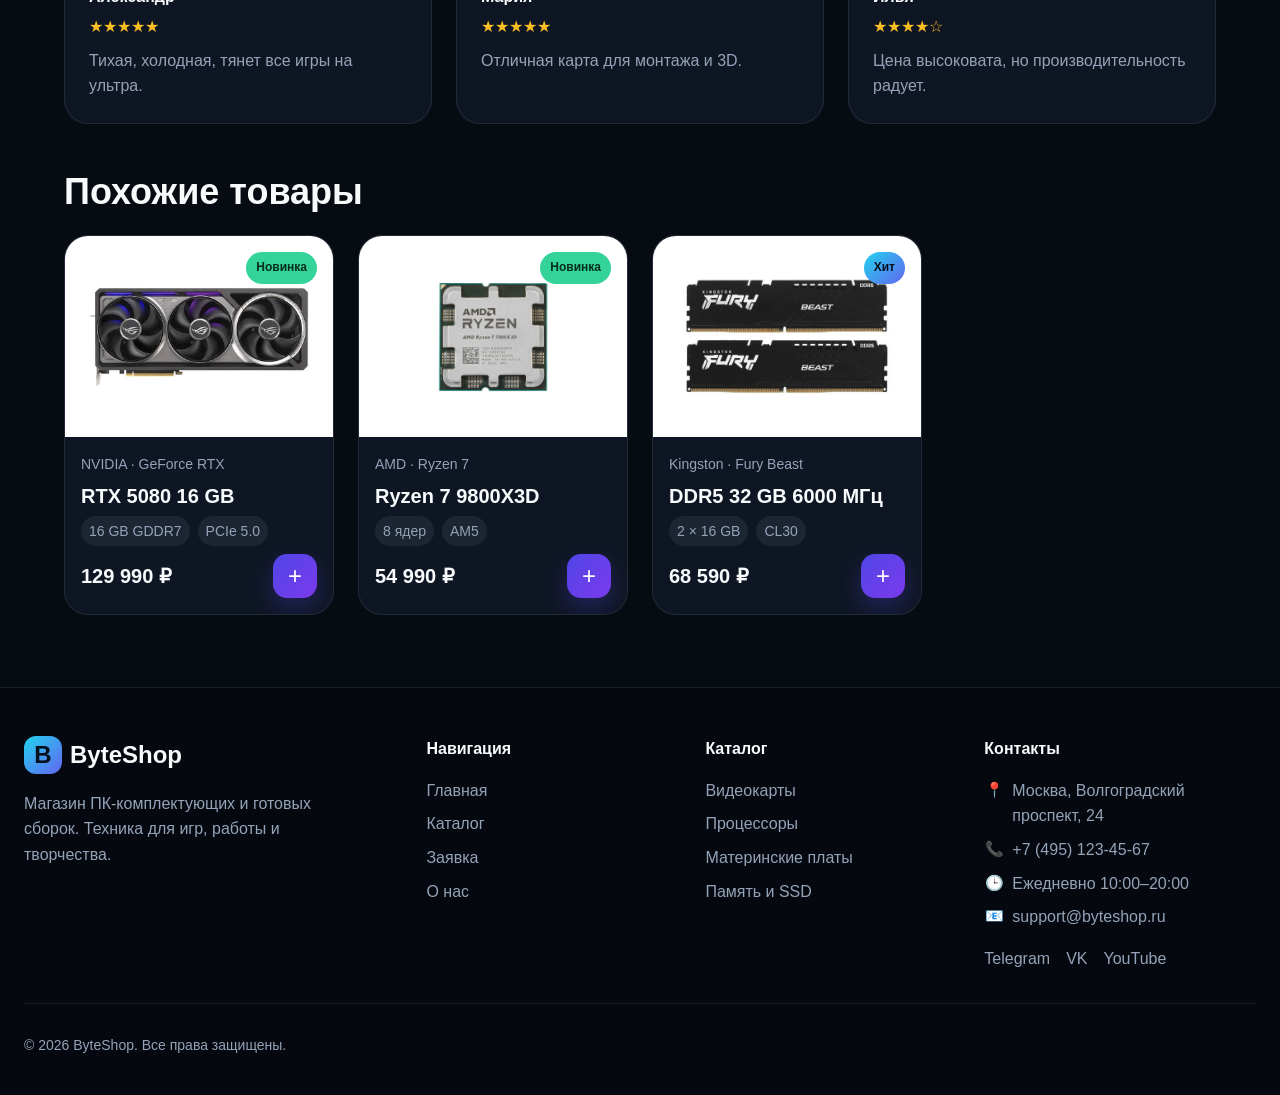
<file: product.html>
<!doctype html>
<html lang="ru">
<head>
  <meta charset="utf-8">
  <meta name="viewport" content="width=device-width, initial-scale=1.0">
  <title>RTX 5070 Ti 16 GB — ByteShop</title>
  <link rel="stylesheet" href="css/style.css">
  <link rel="stylesheet" href="css/responsive.css">
  <script src="js/data.js" defer></script>
  <script src="js/main.js" defer></script>
</head>
<body id="top">
  <a class="skip-link" href="#main">Перейти к содержимому</a>

  <header class="site-header">
    <div class="site-header__inner">
      <a class="site-header__logo" href="index.html">
        <span class="site-header__logo-icon" aria-hidden="true">B</span>
        ByteShop
      </a>

      <nav class="site-nav" aria-label="Основная навигация">
        <ul class="site-nav__list">
          <li class="site-nav__item">
            <a class="site-nav__link" href="index.html">Главная</a>
          </li>
          <li class="site-nav__item">
            <a class="site-nav__link" href="catalog.html">Каталог</a>
          </li>
          <li class="site-nav__item">
            <a class="site-nav__link" href="about.html">О нас</a>
          </li>
          <li class="site-nav__item">
            <a class="site-nav__link" href="contacts.html">Контакты</a>
          </li>
        </ul>
      </nav>

      <div class="site-header__actions">
        <button class="icon-button site-header__cart" type="button" aria-label="Корзина, товаров: 0">
          <span class="icon-button__icon" aria-hidden="true">🛒</span>
          <span class="site-header__cart-count" data-cart-count aria-hidden="true">0</span>
        </button>
        <a class="button button--ghost" href="account.html">Личный кабинет</a>
      </div>
    </div>
  </header>

  <main id="main" class="main">
    <nav class="breadcrumbs" aria-label="Хлебные крошки">
      <a href="index.html">Главная</a>
      <a href="catalog.html">Каталог</a>
      <span class="breadcrumbs__current" id="product-breadcrumb">RTX 5070 Ti 16 GB</span>
    </nav>

    <!-- Карточка товара заполняется скриптом renderProductPage() по параметру ?id= -->
    <article class="product-page" id="product-page">
      <div class="product-page__media">
        <span class="product-page__badge" id="product-badge" hidden></span>
        <img
          class="product-page__image"
          id="product-image"
          src="img/5070ti.jpg"
          alt=""
          width="640"
          height="480"
        >
      </div>

      <div class="product-page__info">
        <p class="product-page__brand" id="product-brand"></p>
        <h1 class="product-page__title" id="product-title"></h1>

        <div class="product-page__rating">
          <span class="product-page__stars" id="product-stars" aria-hidden="true"></span>
          <span id="product-rating"></span>
          <span class="product-page__rating-note" id="product-review-count"></span>
        </div>

        <div class="product-page__price-row">
          <span class="product-page__price" id="product-price"></span>
          <span class="product-page__old" id="product-old-price" hidden></span>
          <span class="product-page__discount" id="product-discount" hidden></span>
        </div>

        <p class="product-page__availability" id="product-availability"></p>

        <p class="product-page__text" id="product-text"></p>

        <div class="product-page__actions">
          <button class="button button--primary product-page__cart" id="product-cart" type="button">
            В корзину
          </button>
        </div>

        <ul class="product-page__benefits">
          <li>Гарантия 3 года</li>
          <li>Отправка за 12 часов</li>
          <li>Официальный поставщик</li>
        </ul>
      </div>
    </article>

    <section class="section" aria-labelledby="description-title">
      <h2 class="section__title" id="description-title">Описание</h2>
      <div class="product-page__description" id="product-description"></div>
    </section>

    <section class="section" aria-labelledby="specs-title">
      <h2 class="section__title" id="specs-title">Характеристики</h2>

      <div class="table-wrapper">
        <table class="product-table">
          <caption id="product-specs-caption">Характеристики товара</caption>
          <thead>
            <tr>
              <th scope="col">Параметр</th>
              <th scope="col">Значение</th>
            </tr>
          </thead>
          <tbody id="product-specs-body"></tbody>
        </table>
      </div>
    </section>

    <section class="section" aria-labelledby="reviews-title">
      <h2 class="section__title" id="reviews-title">Отзывы покупателей</h2>

      <div class="reviews-grid">
        <article class="review-card">
          <p class="review-card__author">Александр</p>
          <p class="review-card__stars" aria-hidden="true">★★★★★</p>
          <span class="visually-hidden">Оценка: 5 из 5</span>
          <p class="review-card__text">Тихая, холодная, тянет все игры на ультра.</p>
        </article>

        <article class="review-card">
          <p class="review-card__author">Мария</p>
          <p class="review-card__stars" aria-hidden="true">★★★★★</p>
          <span class="visually-hidden">Оценка: 5 из 5</span>
          <p class="review-card__text">Отличная карта для монтажа и 3D.</p>
        </article>

        <article class="review-card">
          <p class="review-card__author">Илья</p>
          <p class="review-card__stars" aria-hidden="true">★★★★☆</p>
          <span class="visually-hidden">Оценка: 4 из 5</span>
          <p class="review-card__text">Цена высоковата, но производительность радует.</p>
        </article>
      </div>
    </section>

    <section class="section" aria-labelledby="similar-title">
      <h2 class="section__title" id="similar-title">Похожие товары</h2>

      <div class="products-grid" id="similar-grid">
        <!-- Карточки выводятся скриптом из js/data.js: id, цены, alt -->
      </div>
    </section>
  </main>

  <footer class="site-footer">
    <div class="site-footer__inner">
      <div class="site-footer__brand">
        <a class="site-footer__logo" href="index.html">
          <span class="site-footer__logo-icon" aria-hidden="true">B</span>
          ByteShop
        </a>
        <p class="site-footer__description">
          Магазин ПК-комплектующих и готовых сборок.
          Техника для игр, работы и творчества.
        </p>
      </div>

      <nav class="site-footer__column" aria-label="Навигация">
        <p class="site-footer__title">Навигация</p>
        <ul class="site-footer__list">
          <li><a href="index.html">Главная</a></li>
          <li><a href="catalog.html">Каталог</a></li>
          <li><a href="order.html">Заявка</a></li>
          <li><a href="about.html">О нас</a></li>
        </ul>
      </nav>

      <nav class="site-footer__column" aria-label="Каталог">
        <p class="site-footer__title">Каталог</p>
        <ul class="site-footer__list">
          <li><a href="catalog.html">Видеокарты</a></li>
          <li><a href="catalog.html">Процессоры</a></li>
          <li><a href="catalog.html">Материнские платы</a></li>
          <li><a href="catalog.html">Память и SSD</a></li>
        </ul>
      </nav>

      <div class="site-footer__column">
        <p class="site-footer__title">Контакты</p>
        <address class="site-footer__contacts">
          <p class="site-footer__contact">
            <span class="site-footer__icon" aria-hidden="true">📍</span>
            <span>Москва, Волгоградский проспект, 24</span>
          </p>
          <p class="site-footer__contact">
            <span class="site-footer__icon" aria-hidden="true">📞</span>
            <a href="tel:+74951234567">+7 (495) 123-45-67</a>
          </p>
          <p class="site-footer__contact">
            <span class="site-footer__icon" aria-hidden="true">🕒</span>
            <span>Ежедневно 10:00–20:00</span>
          </p>
          <p class="site-footer__contact">
            <span class="site-footer__icon" aria-hidden="true">📧</span>
            <a href="mailto:support@byteshop.ru">support@byteshop.ru</a>
          </p>
        </address>

        <div class="site-footer__social">
          <a href="#" aria-label="Telegram">Telegram</a>
          <a href="#" aria-label="VK">VK</a>
          <a href="#" aria-label="YouTube">YouTube</a>
        </div>
      </div>
    </div>

    <div class="site-footer__bottom">
      <p>© 2026 ByteShop. Все права защищены.</p>
    </div>
  </footer>

  <a class="chat-button" href="order.html" aria-label="Оставить заявку">
    <span class="chat-button__icon" aria-hidden="true">💬</span>
  </a>

  <a class="button button--secondary to-top" href="#top">Наверх</a>

  <div class="toast" id="toast" role="status" aria-live="polite" hidden></div>
</body>
</html>
</file>
<file: css/style.css>
/* ===============================
Переменные проекта
=============================== */
:root {
  /* Основные цвета проекта */
  --color-bg: #070b12;
  --color-bg-soft: #0b111c;
  --color-surface: #0f1623;
  --color-surface-2: #162236;
  --color-border: rgba(148, 163, 184, 0.14);
  --color-border-strong: rgba(148, 163, 184, 0.28);
  --color-text: #f8fafc;
  --color-muted: #94a3b8;
  --color-link: #93c5fd;
  --color-primary: #6366f1;
  --color-primary-soft: #818cf8;
  --color-primary-dark: #4f46e5;
  --color-on-primary: #ffffff;
  --color-accent: #22d3ee;
  --color-success: #34d399;
  --color-warning: #fbbf24;
  --color-danger: #f87171;
  --color-on-danger: #3b0a0a;

  /* Градиенты */
  --gradient-primary: linear-gradient(135deg, #4f46e5, #7c3aed);
  --gradient-accent: linear-gradient(135deg, #22d3ee, #6366f1);

  /* Тени */
  --shadow-sm: 0 10px 24px rgba(2, 6, 23, 0.35);
  --shadow-lg: 0 24px 60px rgba(2, 6, 23, 0.55);

  /* Отступы */
  --space-xs: 4px;
  --space-sm: 8px;
  --space-md: 16px;
  --space-lg: 24px;
  --space-xl: 32px;
  --space-2xl: 48px;

  /* Скругления */
  --radius-sm: 10px;
  --radius-md: 16px;
  --radius-lg: 24px;
  --radius-xl: 32px;

  /* Размеры */
  --container-width: 1200px;
}

/* ===============================
Базовые стили
=============================== */
* {
  box-sizing: border-box;
}

html {
  scroll-behavior: smooth;
  scroll-padding-top: 96px;
}

body {
  margin: 0;
  font-family: "Inter", "Segoe UI", Arial, sans-serif;
  line-height: 1.6;
  color: var(--color-text);
  background:
    radial-gradient(900px 400px at 85% -5%, rgba(99, 102, 241, 0.16), transparent),
    radial-gradient(700px 300px at 10% 20%, rgba(34, 211, 238, 0.08), transparent),
    var(--color-bg);
}

main {
  padding: var(--space-lg);
}

img,
video {
  max-width: 100%;
  height: auto;
}

a {
  color: var(--color-link);
}

a:hover {
  color: var(--color-accent);
}

a:focus-visible,
button:focus-visible,
input:focus-visible,
select:focus-visible,
textarea:focus-visible {
  outline: 3px solid var(--color-accent);
  outline-offset: 3px;
}

address {
  font-style: normal;
}

.visually-hidden {
  position: absolute;
  width: 1px;
  height: 1px;
  margin: -1px;
  padding: 0;
  overflow: hidden;
  white-space: nowrap;
  border: 0;
  clip: rect(0 0 0 0);
  clip-path: inset(50%);
}

/* ===============================
Ссылка пропуска к содержимому
=============================== */
.skip-link {
  position: absolute;
  left: 16px;
  top: -100px;
  z-index: 1000;
  padding: 8px 12px;
  color: var(--color-on-primary);
  background: var(--gradient-primary);
  border-radius: var(--radius-sm);
  text-decoration: none;
}

.skip-link:focus,
.skip-link:focus-visible {
  top: 16px;
}

/* ===============================
Кнопки
=============================== */
.button {
  display: inline-flex;
  align-items: center;
  justify-content: center;
  gap: var(--space-sm);
  padding: 12px 18px;
  border: 1px solid transparent;
  border-radius: var(--radius-md);
  font: inherit;
  font-weight: 600;
  text-decoration: none;
  cursor: pointer;
  transition: transform 0.2s ease, box-shadow 0.2s ease, background-color 0.2s ease;
}

.button:hover {
  transform: translateY(-1px);
}

.button--primary {
  color: var(--color-on-primary);
  background: var(--gradient-primary);
  box-shadow: 0 12px 30px rgba(79, 70, 229, 0.35);
}

.button--primary:hover {
  color: var(--color-on-primary);
  box-shadow: 0 16px 35px rgba(79, 70, 229, 0.45);
}

.button--secondary {
  color: var(--color-text);
  background: rgba(148, 163, 184, 0.08);
  border-color: var(--color-border-strong);
}

.button--secondary:hover {
  color: var(--color-text);
  background: rgba(148, 163, 184, 0.16);
}

.button--ghost {
  color: var(--color-text);
  background: transparent;
  border-color: var(--color-border);
}

.button--ghost:hover {
  color: var(--color-text);
  background: rgba(148, 163, 184, 0.12);
}

.button:disabled {
  opacity: 0.55;
  cursor: not-allowed;
  transform: none;
}

/* ===============================
Шапка
=============================== */
.site-header {
  position: sticky;
  top: 0;
  left: 0;
  right: 0;
  z-index: 50;
  padding: var(--space-md) var(--space-lg);
  background: rgba(7, 11, 18, 0.82);
  border-bottom: 1px solid var(--color-border);
  backdrop-filter: blur(14px);
}

.site-header__inner {
  display: flex;
  flex-wrap: wrap;
  align-items: center;
  justify-content: space-between;
  gap: var(--space-md);
  max-width: var(--container-width);
  margin: 0 auto;
}

.site-header__logo {
  display: inline-flex;
  align-items: center;
  gap: var(--space-sm);
  font-size: 24px;
  font-weight: 800;
  color: var(--color-text);
  text-decoration: none;
}

.site-header__logo-icon,
.site-footer__logo-icon {
  display: inline-flex;
  align-items: center;
  justify-content: center;
  width: 38px;
  height: 38px;
  border-radius: 12px;
  background: var(--gradient-accent);
  color: #04101b;
  font-weight: 900;
}

.site-nav__list {
  display: flex;
  flex-wrap: wrap;
  align-items: center;
  justify-content: center;
  gap: var(--space-sm);
  margin: 0;
  padding: 0;
  list-style: none;
}

.site-nav__link {
  display: inline-block;
  padding: 8px 12px;
  color: var(--color-muted);
  text-decoration: none;
  border-radius: 999px;
}

.site-nav__link:hover {
  color: var(--color-text);
  background: rgba(148, 163, 184, 0.12);
}

.site-nav__link--active {
  color: var(--color-text);
  background: rgba(99, 102, 241, 0.22);
}

.site-header__actions {
  display: flex;
  align-items: center;
  gap: var(--space-sm);
}

.icon-button {
  position: relative;
  display: inline-flex;
  align-items: center;
  justify-content: center;
  width: 44px;
  height: 44px;
  border: 1px solid var(--color-border);
  border-radius: 14px;
  background: var(--color-surface);
  color: var(--color-text);
  cursor: pointer;
}

.icon-button:hover {
  border-color: var(--color-accent);
}

.site-header__cart-count {
  position: absolute;
  top: -6px;
  right: -6px;
  min-width: 20px;
  height: 20px;
  padding: 0 5px;
  display: inline-flex;
  align-items: center;
  justify-content: center;
  border-radius: 999px;
  background: var(--color-accent);
  color: #04101b;
  font-size: 12px;
  font-weight: 800;
}

/* ===============================
Общие секции
=============================== */
.main {
  max-width: var(--container-width);
  margin: 0 auto;
}

.page-head {
  max-width: 820px;
  margin: 0 auto var(--space-xl);
}

.page-head h1 {
  margin: 0 0 var(--space-sm);
  font-size: clamp(30px, 5vw, 52px);
  line-height: 1.08;
}

.page-head p {
  margin: 0;
  color: var(--color-muted);
}

.section {
  margin: 0 auto var(--space-2xl);
}

.section__header {
  display: flex;
  flex-wrap: wrap;
  align-items: flex-end;
  justify-content: space-between;
  gap: var(--space-md);
  margin-bottom: var(--space-lg);
}

.section__title {
  margin: 0;
  font-size: clamp(24px, 4vw, 36px);
  line-height: 1.1;
}

/* Заголовок секции без обёртки .section__header — отступ до содержимого. */
.section > .section__title {
  margin-bottom: var(--space-lg);
}

.section__subtitle {
  margin: var(--space-sm) 0 0;
  color: var(--color-muted);
}

.section__link {
  color: var(--color-link);
  text-decoration: none;
  font-weight: 600;
}

.section__link:hover {
  color: var(--color-accent);
}

.breadcrumbs {
  max-width: var(--container-width);
  margin: 0 auto var(--space-md);
  font-size: 14px;
  color: var(--color-muted);
}

.breadcrumbs a {
  color: var(--color-muted);
  text-decoration: none;
}

.breadcrumbs a:hover {
  color: var(--color-link);
}

.breadcrumbs__current::before {
  content: " / ";
  color: var(--color-muted);
}

/* ===============================
Герой
=============================== */
.hero {
  display: grid;
  grid-template-columns: 1fr;
  align-items: center;
  gap: var(--space-xl);
  margin: 0 auto var(--space-2xl);
  padding: var(--space-xl) 0;
}

.hero__badge {
  display: inline-flex;
  align-items: center;
  margin: 0 0 var(--space-md);
  padding: 8px 12px;
  border: 1px solid rgba(34, 211, 238, 0.35);
  border-radius: 999px;
  background: rgba(34, 211, 238, 0.08);
  color: var(--color-accent);
  font-size: 14px;
  font-weight: 600;
}

.hero__title {
  margin: 0 0 var(--space-md);
  font-size: clamp(34px, 6vw, 64px);
  line-height: 1.02;
}

.hero__text {
  margin: 0 0 var(--space-lg);
  max-width: 560px;
  color: var(--color-muted);
}

.hero__actions {
  display: flex;
  flex-wrap: wrap;
  gap: var(--space-md);
}

.hero__showcase {
  display: flex;
  align-items: center;
  justify-content: center;
}

/* Иллюстрация видеокарты в герое */
.gpu-figure {
  margin: 0;
  display: flex;
  align-items: center;
  justify-content: center;
  width: 100%;
}

.gpu-figure__svg {
  display: block;
  width: 100%;
  max-width: 560px;
  height: auto;
  filter: drop-shadow(0 26px 44px rgba(3, 7, 18, 0.45));
}

/* Вращение кулеров: начало координат — левый верхний угол viewBox,
   поэтому в keyframes есть перенос к центру каждого вентилятора. */
.gpu-fan__blades {
  transform-box: view-box;
  transform-origin: 0 0;
  will-change: transform;
}

.gpu-fan__blades--left {
  animation: gpu-spin-left 1.7s linear infinite;
}

.gpu-fan__blades--right {
  animation: gpu-spin-right 1.7s linear infinite;
}

.gpu-figure:hover .gpu-fan__blades {
  animation-duration: 0.55s;
}

.gpu-glow {
  animation: gpu-pulse 4s ease-in-out infinite;
}

.gpu-ambient {
  animation: gpu-ambient 8s ease-in-out infinite;
}

@keyframes gpu-spin-left {
  from { transform: translate(182px, 164px) rotate(0deg); }
  to   { transform: translate(182px, 164px) rotate(360deg); }
}

@keyframes gpu-spin-right {
  from { transform: translate(338px, 164px) rotate(0deg); }
  to   { transform: translate(338px, 164px) rotate(360deg); }
}

@keyframes gpu-pulse {
  0%, 100% { opacity: 0.55; }
  50%      { opacity: 1; }
}

@keyframes gpu-ambient {
  0%, 100% { opacity: 0.75; }
  50%      { opacity: 1; }
}

.showcase-card {
  position: relative;
  width: min(100%, 420px);
  padding: var(--space-lg);
  border: 1px solid var(--color-border);
  border-radius: var(--radius-xl);
  background:
    linear-gradient(180deg, rgba(99, 102, 241, 0.12), rgba(15, 22, 35, 0.95)),
    var(--color-surface);
  box-shadow: var(--shadow-lg);
}

.showcase-card__badge {
  position: absolute;
  top: 18px;
  right: 18px;
  padding: 6px 10px;
  border-radius: 999px;
  background: var(--gradient-accent);
  color: #04101b;
  font-size: 12px;
  font-weight: 800;
}

.showcase-card__image {
  width: 100%;
  border-radius: var(--radius-lg);
  background: var(--color-surface-2);
}

.showcase-card__body {
  margin-top: var(--space-md);
}

.showcase-card__title {
  margin: 0;
  font-weight: 700;
}

.showcase-card__subtitle {
  margin: var(--space-xs) 0 0;
  color: var(--color-muted);
}

/* ===============================
Статистика
=============================== */
.stats {
  display: grid;
  grid-template-columns: 1fr;
  gap: var(--space-md);
  margin: 0 auto var(--space-2xl);
}

.stats__item {
  padding: var(--space-lg);
  border: 1px solid var(--color-border);
  border-radius: var(--radius-lg);
  background: rgba(15, 22, 35, 0.75);
}

.stats__value {
  margin: 0;
  font-size: 32px;
  font-weight: 900;
  background: var(--gradient-accent);
  -webkit-background-clip: text;
  background-clip: text;
  color: transparent;
}

.stats__label {
  margin: var(--space-xs) 0 0;
  color: var(--color-muted);
}

/* ===============================
Категории
=============================== */
.categories-grid {
  display: grid;
  grid-template-columns: 1fr;
  gap: var(--space-md);
}

.category-card {
  display: flex;
  flex-direction: column;
  gap: var(--space-sm);
  padding: var(--space-lg);
  border: 1px solid var(--color-border);
  border-radius: var(--radius-lg);
  background: var(--color-surface);
  text-decoration: none;
  transition: transform 0.2s ease, border-color 0.2s ease, box-shadow 0.2s ease;
}

.category-card:hover {
  transform: translateY(-4px);
  border-color: var(--color-primary-soft);
  box-shadow: var(--shadow-sm);
}

.category-card__code {
  font-size: 24px;
  font-weight: 900;
  letter-spacing: 0.08em;
  color: var(--color-accent);
}

.category-card__title {
  color: var(--color-text);
  font-weight: 600;
}

/* ===============================
Карточки товаров
=============================== */
.products-grid {
  display: grid;
  grid-template-columns: 1fr;
  gap: var(--space-lg);
}

.product-card {
  position: relative;
  display: flex;
  flex-direction: column;
  border: 1px solid var(--color-border);
  border-radius: var(--radius-lg);
  background: var(--color-surface);
  overflow: hidden;
  transition: transform 0.2s ease, border-color 0.2s ease, box-shadow 0.2s ease;
}

.product-card:hover {
  transform: translateY(-5px);
  border-color: rgba(99, 102, 241, 0.6);
  box-shadow: var(--shadow-lg);
}

.product-card__media {
  display: block;
}

.product-card__image {
  display: block;
  width: 100%;
  aspect-ratio: 4 / 3;
  object-fit: cover;
  background: var(--color-surface-2);
}

.product-card__body {
  display: flex;
  flex-direction: column;
  flex: 1;
  gap: var(--space-sm);
  padding: var(--space-md);
}

.product-card__brand {
  margin: 0;
  color: var(--color-muted);
  font-size: 14px;
}

.product-card__title {
  margin: 0;
  font-size: 20px;
  line-height: 1.2;
}

.product-card__title a {
  color: var(--color-text);
  text-decoration: none;
}

.product-card__title a:hover {
  color: var(--color-accent);
}

.product-card__specs {
  display: flex;
  flex-wrap: wrap;
  gap: var(--space-sm);
  margin: 0;
  padding: 0;
  list-style: none;
  color: var(--color-muted);
  font-size: 14px;
}

.product-card__specs li {
  padding: 4px 8px;
  border-radius: 999px;
  background: rgba(148, 163, 184, 0.1);
}

.product-card__footer {
  display: flex;
  align-items: center;
  justify-content: space-between;
  gap: var(--space-md);
  margin-top: auto;
}

.product-card__price {
  display: flex;
  flex-direction: column;
}

.product-card__current {
  font-size: 20px;
  font-weight: 800;
}

.product-card__old {
  color: var(--color-muted);
  text-decoration: line-through;
}

.product-card__cart {
  width: 44px;
  height: 44px;
  border: none;
  border-radius: 14px;
  background: var(--gradient-primary);
  color: var(--color-on-primary);
  font-size: 24px;
  line-height: 1;
  cursor: pointer;
  box-shadow: 0 10px 24px rgba(79, 70, 229, 0.3);
}

.product-card__cart:hover {
  transform: translateY(-2px);
}

.product-card__badge {
  position: absolute;
  top: var(--space-md);
  right: var(--space-md);
  z-index: 2;
  padding: 6px 10px;
  border-radius: 999px;
  color: var(--color-on-primary);
  background: var(--color-primary);
  font-size: 12px;
  font-weight: 800;
}

.product-card__badge--new {
  background: var(--color-success);
  color: #052e1b;
}

.product-card__badge--discount {
  background: var(--color-danger);
  color: var(--color-on-danger);
}

.product-card__badge--hit {
  background: var(--gradient-accent);
  color: #04101b;
}

/* ===============================
Баннер сборки
=============================== */
.build-banner {
  margin: 0 auto var(--space-2xl);
  padding: var(--space-xl);
  border: 1px solid rgba(99, 102, 241, 0.25);
  border-radius: var(--radius-xl);
  background:
    radial-gradient(circle at top right, rgba(34, 211, 238, 0.16), transparent),
    linear-gradient(135deg, rgba(79, 70, 229, 0.24), rgba(15, 22, 35, 0.96)),
    var(--color-surface);
  box-shadow: var(--shadow-lg);
}

.build-banner__title {
  margin: 0 0 var(--space-sm);
  font-size: clamp(26px, 4vw, 40px);
}

.build-banner__text {
  margin: 0 0 var(--space-lg);
  max-width: 700px;
  color: var(--color-muted);
}

/* ===============================
Преимущества
=============================== */
.features-grid {
  display: grid;
  grid-template-columns: 1fr;
  gap: var(--space-lg);
}

.feature-card {
  padding: var(--space-lg);
  border: 1px solid var(--color-border);
  border-radius: var(--radius-lg);
  background: var(--color-surface);
}

.feature-card__icon {
  display: inline-flex;
  align-items: center;
  justify-content: center;
  width: 48px;
  height: 48px;
  margin-bottom: var(--space-md);
  border-radius: 16px;
  background: rgba(99, 102, 241, 0.16);
  color: var(--color-accent);
  font-size: 24px;
}

.feature-card__title {
  margin: 0 0 var(--space-sm);
}

.feature-card__text {
  margin: 0;
  color: var(--color-muted);
}

/* ===============================
Каталог
=============================== */
.catalog__tabs {
  display: flex;
  flex-wrap: wrap;
  gap: var(--space-sm);
  margin-bottom: var(--space-lg);
}

.catalog__tab {
  padding: 10px 14px;
  border: 1px solid var(--color-border);
  border-radius: 999px;
  background: var(--color-surface);
  color: var(--color-muted);
  font: inherit;
  font-weight: 600;
  cursor: pointer;
}

.catalog__tab:hover {
  color: var(--color-text);
  border-color: var(--color-accent);
}

.catalog__tab--active {
  color: var(--color-on-primary);
  background: var(--gradient-primary);
  border-color: transparent;
}

.catalog-toolbar {
  display: grid;
  grid-template-columns: 1fr;
  gap: var(--space-md);
  margin-bottom: var(--space-xl);
  padding: var(--space-md);
  border: 1px solid var(--color-border);
  border-radius: var(--radius-lg);
  background: rgba(15, 22, 35, 0.7);
}

.catalog-toolbar__input,
.catalog-toolbar__select {
  width: 100%;
  padding: 12px 14px;
  border: 1px solid var(--color-border);
  border-radius: var(--radius-md);
  background: var(--color-bg-soft);
  color: var(--color-text);
  font: inherit;
}

.catalog__empty {
  color: var(--color-muted);
}

/* ===============================
Страница товара
=============================== */
.product-page {
  display: grid;
  grid-template-columns: 1fr;
  gap: var(--space-xl);
  margin-bottom: var(--space-2xl);
}

.product-page__media {
  position: relative;
}

.product-page__badge {
  position: absolute;
  top: var(--space-md);
  right: var(--space-md);
  z-index: 2;
  padding: 6px 10px;
  border-radius: 999px;
  background: var(--gradient-accent);
  color: #04101b;
  font-size: 12px;
  font-weight: 800;
}

.product-page__image {
  width: 100%;
  border-radius: var(--radius-xl);
  border: 1px solid var(--color-border);
  background: var(--color-surface-2);
}

.product-page__brand {
  margin: 0 0 var(--space-sm);
  color: var(--color-muted);
}

.product-page__title {
  margin: 0 0 var(--space-md);
  font-size: clamp(30px, 5vw, 48px);
  line-height: 1.05;
}

.product-page__rating {
  display: flex;
  flex-wrap: wrap;
  align-items: center;
  gap: var(--space-sm);
  margin-bottom: var(--space-md);
  color: var(--color-muted);
}

.product-page__stars {
  color: var(--color-warning);
}

.product-page__price-row {
  display: flex;
  flex-wrap: wrap;
  align-items: center;
  gap: var(--space-md);
  margin-bottom: var(--space-sm);
}

.product-page__price {
  font-size: 36px;
  font-weight: 900;
}

.product-page__old {
  color: var(--color-muted);
  text-decoration: line-through;
}

.product-page__discount {
  padding: 4px 8px;
  border-radius: 999px;
  background: rgba(248, 113, 113, 0.16);
  color: var(--color-danger);
  font-size: 14px;
  font-weight: 700;
}

.product-page__availability {
  margin: 0 0 var(--space-md);
  color: var(--color-success);
  font-weight: 700;
}

/* Товара нет в наличии */
.product-page__availability--out {
  color: var(--color-danger);
}

.product-page__text {
  margin: 0 0 var(--space-lg);
  max-width: 640px;
  color: var(--color-muted);
}

.product-page__actions {
  display: flex;
  flex-direction: column;
  gap: var(--space-md);
  margin-bottom: var(--space-lg);
}

.product-page__cart {
  width: 100%;
  padding-block: 14px;
}

.product-page__benefits {
  display: flex;
  flex-wrap: wrap;
  gap: var(--space-sm);
  margin: 0;
  padding: 0;
  list-style: none;
}

.product-page__benefits li {
  padding: 8px 10px;
  border: 1px solid var(--color-border);
  border-radius: 999px;
  color: var(--color-muted);
}

.product-page__description p {
  margin: 0 0 var(--space-md);
  color: var(--color-muted);
}

/* ===============================
Таблица
=============================== */
.table-wrapper {
  overflow-x: auto;
  -webkit-overflow-scrolling: touch;
  border: 1px solid var(--color-border);
  border-radius: var(--radius-lg);
  background: rgba(15, 22, 35, 0.6);
}

.product-table {
  width: 100%;
  min-width: 640px;
  border-collapse: collapse;
}

.product-table caption {
  padding: var(--space-md);
  font-weight: 700;
  text-align: left;
}

.product-table th,
.product-table td {
  padding: var(--space-sm) var(--space-md);
  border-top: 1px solid var(--color-border);
  text-align: left;
}

.product-table thead th {
  background: rgba(148, 163, 184, 0.08);
}

/* ===============================
Отзывы
=============================== */
.reviews-grid {
  display: grid;
  grid-template-columns: 1fr;
  gap: var(--space-lg);
}

.review-card {
  padding: var(--space-lg);
  border: 1px solid var(--color-border);
  border-radius: var(--radius-lg);
  background: var(--color-surface);
}

.review-card__author {
  margin: 0 0 var(--space-xs);
  font-weight: 700;
}

.review-card__stars {
  margin: 0 0 var(--space-sm);
  color: var(--color-warning);
}

.review-card__text {
  margin: 0;
  color: var(--color-muted);
}

/* ===============================
Формы
=============================== */
.order-layout {
  display: grid;
  grid-template-columns: 1fr;
  gap: var(--space-xl);
  margin-bottom: var(--space-2xl);
}

/* Колонка с информационными карточками рядом с формой */
.order-aside {
  display: flex;
  flex-direction: column;
  gap: var(--space-lg);
}

.order-form-card,
.order-info,
.contact-card {
  padding: var(--space-lg);
  border: 1px solid var(--color-border);
  border-radius: var(--radius-lg);
  background: var(--color-surface);
}

.order-form--page {
  max-width: 700px;
}

.order-form__field {
  margin-bottom: var(--space-md);
}

.order-form__label {
  display: block;
  margin-bottom: var(--space-xs);
  color: var(--color-text);
}

.order-form__label--checkbox {
  display: flex;
  align-items: flex-start;
  gap: var(--space-sm);
}

.order-form__input,
.order-form__select,
.order-form__textarea {
  width: 100%;
  padding: 12px 14px;
  border: 1px solid var(--color-border);
  border-radius: var(--radius-md);
  background: var(--color-bg-soft);
  color: var(--color-text);
  font: inherit;
}

.order-form__input:hover,
.order-form__select:hover,
.order-form__textarea:hover {
  border-color: var(--color-primary-soft);
}

.order-form__checkbox {
  width: 18px;
  height: 18px;
  accent-color: var(--color-primary);
}

.order-form__hint {
  display: block;
  margin-top: var(--space-xs);
  color: var(--color-muted);
}

.order-form__actions {
  display: flex;
  flex-direction: column;
  gap: var(--space-sm);
}

[aria-invalid="true"] {
  border-color: var(--color-danger);
}

.success-message {
  margin: var(--space-lg) 0 0;
  padding: var(--space-md);
  border-left: 4px solid var(--color-success);
  border-radius: var(--radius-md);
  background: rgba(52, 211, 153, 0.12);
  color: #d1fae5;
}

.order-info h2 {
  margin-top: 0;
}

.order-info__list {
  margin: 0;
  padding-left: 20px;
  color: var(--color-muted);
}

.order-info__list li {
  margin-bottom: var(--space-sm);
}

/* ===============================
Контакты
=============================== */
.contacts-grid {
  display: grid;
  grid-template-columns: 1fr;
  gap: var(--space-md);
  margin-bottom: var(--space-2xl);
}

.contact-card {
  padding: var(--space-md);
}

.contact-card p {
  margin: 0;
}

.contact-card p + p {
  margin-top: var(--space-xs);
}

.contact-card__title {
  margin: 0 0 var(--space-sm);
  font-size: 18px;
}

.contact-card__note {
  margin: var(--space-xs) 0 0;
  font-size: 14px;
  color: var(--color-muted);
}

.contacts-map {
  overflow: hidden;
  border: 1px solid var(--color-border);
  border-radius: var(--radius-xl);
}

.contacts-map__iframe {
  display: block;
  width: 100%;
  min-height: 340px;
  border: 0;
}

/* ===============================
О нас
=============================== */
.steps {
  margin: 0;
  padding-left: 20px;
  color: var(--color-muted);
}

.steps__item {
  margin-bottom: var(--space-sm);
}

.about-actions {
  display: flex;
  flex-wrap: wrap;
  gap: var(--space-md);
}

/* История магазина: вертикальная лента */
.timeline {
  position: relative;
  margin: 0;
  padding: 0 0 0 28px;
  list-style: none;
}

.timeline::before {
  content: "";
  position: absolute;
  left: 7px;
  top: 8px;
  bottom: 8px;
  width: 2px;
  background: var(--color-border);
}

.timeline__item {
  position: relative;
  padding-bottom: var(--space-lg);
}

.timeline__item:last-child {
  padding-bottom: 0;
}

.timeline__item::before {
  content: "";
  position: absolute;
  left: -25px;
  top: 8px;
  width: 10px;
  height: 10px;
  border-radius: 50%;
  background: var(--color-primary);
  box-shadow: 0 0 0 4px rgba(99, 102, 241, 0.18);
}

.timeline__year {
  display: block;
  color: var(--color-accent);
  font-weight: 800;
}

.timeline__text {
  margin: 0;
  color: var(--color-muted);
}

/* Команда */
.team-grid {
  display: grid;
  grid-template-columns: 1fr;
  gap: var(--space-md);
}

.team-card {
  padding: var(--space-lg);
  border: 1px solid var(--color-border);
  border-radius: var(--radius-lg);
  background: var(--color-surface);
}

.team-card__avatar {
  display: inline-flex;
  align-items: center;
  justify-content: center;
  width: 56px;
  height: 56px;
  margin-bottom: var(--space-md);
  border-radius: 50%;
  background: var(--gradient-primary);
  color: var(--color-on-primary);
  font-size: 18px;
  font-weight: 700;
}

.team-card__name {
  margin: 0 0 var(--space-xs);
  font-size: 17px;
}

.team-card__role {
  margin: 0 0 var(--space-sm);
  color: var(--color-accent);
  font-size: 14px;
}

.team-card__text {
  margin: 0;
  color: var(--color-muted);
  font-size: 14px;
}

/* Частые вопросы */
.faq {
  display: grid;
  gap: var(--space-sm);
  max-width: 760px;
}

.faq__item {
  padding: var(--space-md);
  border: 1px solid var(--color-border);
  border-radius: var(--radius-md);
  background: var(--color-surface);
}

.faq__question {
  display: flex;
  align-items: center;
  justify-content: space-between;
  gap: var(--space-md);
  font-weight: 600;
  cursor: pointer;
  list-style: none;
}

.faq__question::-webkit-details-marker {
  display: none;
}

.faq__question::after {
  content: "+";
  flex-shrink: 0;
  color: var(--color-accent);
  font-size: 20px;
  font-weight: 700;
  line-height: 1;
}

.faq__item[open] .faq__question::after {
  content: "−";
}

.faq__question:hover {
  color: var(--color-accent);
}

.faq__answer {
  margin: var(--space-sm) 0 0;
  color: var(--color-muted);
}

/* ===============================
Подвал
=============================== */
.site-footer {
  padding: var(--space-2xl) var(--space-lg) var(--space-lg);
  background: #05080e;
  border-top: 1px solid var(--color-border);
}

.site-footer__inner {
  display: grid;
  grid-template-columns: 1fr;
  gap: var(--space-xl);
  max-width: var(--container-width);
  margin: 0 auto;
}

.site-footer__logo {
  display: inline-flex;
  align-items: center;
  gap: var(--space-sm);
  margin-bottom: var(--space-md);
  font-size: 24px;
  font-weight: 800;
  color: var(--color-text);
  text-decoration: none;
}

.site-footer__description {
  margin: 0 0 var(--space-md);
  max-width: 320px;
  color: var(--color-muted);
}

.site-footer__social {
  display: flex;
  flex-wrap: wrap;
  gap: var(--space-md);
}

/* Соцссылки стоят в блоке «Контакты» под адресом */
.site-footer__column .site-footer__social {
  margin-top: var(--space-md);
}

.site-footer__social a {
  color: var(--color-muted);
  text-decoration: none;
}

.site-footer__social a:hover {
  color: var(--color-accent);
}

.site-footer__title {
  margin: 0 0 var(--space-md);
  font-weight: 700;
}

.site-footer__list {
  margin: 0;
  padding: 0;
  list-style: none;
}

.site-footer__list li {
  margin-bottom: var(--space-sm);
}

.site-footer__list a,
.site-footer__contacts a {
  color: var(--color-muted);
  text-decoration: none;
}

.site-footer__list a:hover,
.site-footer__contacts a:hover {
  color: var(--color-accent);
}

.site-footer__contacts p {
  margin: 0 0 var(--space-sm);
  color: var(--color-muted);
  /* anywhere, чтобы длинный e-mail не растягивал колонку в мобильной сетке */
  overflow-wrap: anywhere;
}

/* Строка контакта: иконка + значение */
.site-footer__contact {
  display: flex;
  align-items: flex-start;
  gap: var(--space-sm);
}

.site-footer__icon {
  flex-shrink: 0;
  width: 20px;
  font-size: 15px;
  line-height: 1.6;
  text-align: center;
}

.site-footer__bottom {
  display: flex;
  flex-direction: column;
  gap: var(--space-sm);
  max-width: var(--container-width);
  margin: var(--space-xl) auto 0;
  padding-top: var(--space-md);
  border-top: 1px solid var(--color-border);
  color: var(--color-muted);
  font-size: 14px;
}

/* ===============================
Личный кабинет
=============================== */
.account-layout {
  display: grid;
  grid-template-columns: 1fr;
  gap: var(--space-lg);
  margin-bottom: var(--space-2xl);
}

.account-card {
  padding: var(--space-lg);
  border: 1px solid var(--color-border);
  border-radius: var(--radius-lg);
  background: var(--color-surface);
}

.account-profile {
  display: flex;
  align-items: center;
  gap: var(--space-md);
  margin-bottom: var(--space-lg);
}

.account-profile__avatar {
  display: inline-flex;
  align-items: center;
  justify-content: center;
  flex-shrink: 0;
  width: 56px;
  height: 56px;
  border-radius: 50%;
  background: var(--gradient-primary);
  color: var(--color-on-primary);
  font-size: 22px;
  font-weight: 700;
}

.account-profile__info {
  min-width: 0;
}

.account-profile__name {
  margin: 0;
  font-size: 20px;
  font-weight: 700;
}

.account-profile__mail {
  margin: var(--space-xs) 0 0;
  color: var(--color-muted);
  font-size: 14px;
  overflow-wrap: anywhere;
}

.account-facts {
  margin: 0 0 var(--space-lg);
}

.account-facts__row {
  display: flex;
  align-items: baseline;
  justify-content: space-between;
  gap: var(--space-md);
  padding: var(--space-sm) 0;
  border-bottom: 1px solid var(--color-border);
  font-size: 14px;
}

.account-facts dt {
  color: var(--color-muted);
}

.account-facts dd {
  margin: 0;
  font-weight: 600;
  text-align: right;
}

.account-actions {
  display: flex;
  flex-wrap: wrap;
  gap: var(--space-sm);
}

.account-card__title {
  margin: 0 0 var(--space-md);
  font-size: 20px;
}

.account-orders {
  display: grid;
  gap: var(--space-md);
  margin: 0;
  padding: 0;
  list-style: none;
}

.account-order {
  display: flex;
  flex-wrap: wrap;
  align-items: center;
  justify-content: space-between;
  gap: var(--space-sm);
  padding: var(--space-md);
  border: 1px solid var(--color-border);
  border-radius: var(--radius-md);
  background: var(--color-bg-soft);
}

.account-order__text {
  min-width: 0;
}

.account-order__title {
  margin: 0;
  font-weight: 600;
}

.account-order__meta {
  margin: var(--space-xs) 0 0;
  color: var(--color-muted);
  font-size: 13px;
}

.account-status {
  padding: 2px 12px;
  border-radius: 999px;
  font-size: 13px;
  font-weight: 600;
  white-space: nowrap;
}

.account-status--work {
  color: #bfdbfe;
  background: rgba(96, 165, 250, 0.16);
}

.account-status--done {
  color: #a7f3d0;
  background: rgba(52, 211, 153, 0.16);
}

.account-note {
  margin: var(--space-md) 0 0;
  color: var(--color-muted);
  font-size: 14px;
}

/* ===============================
Служебные элементы
=============================== */
/* Кнопка «Наверх»: обычная кнопка с подписью */
.to-top {
  position: fixed;
  right: var(--space-lg);
  bottom: var(--space-lg);
  z-index: 20;
  background: var(--color-surface);
  box-shadow: var(--shadow-sm);
}

/* Кнопка чата: стоит над кнопкой «Наверх» и ведёт на страницу заявки */
.chat-button {
  position: fixed;
  right: var(--space-lg);
  /* 24px отступ снизу + высота кнопки «Наверх» + зазор */
  bottom: calc(var(--space-lg) + 66px);
  z-index: 21;
  display: inline-flex;
  align-items: center;
  justify-content: center;
  width: 48px;
  height: 48px;
  border-radius: 50%;
  background: var(--color-primary);
  color: var(--color-on-primary);
  text-decoration: none;
  transition: background-color 0.2s ease;
}

.chat-button:hover {
  color: var(--color-on-primary);
  background: var(--color-primary-soft);
}

.chat-button:active {
  background: var(--color-primary-dark);
}

.chat-button__icon {
  font-size: 22px;
  line-height: 1;
}

.toast {
  position: fixed;
  left: 50%;
  bottom: 24px;
  z-index: 100;
  transform: translateX(-50%);
  padding: 12px 16px;
  border: 1px solid var(--color-border);
  border-radius: var(--radius-md);
  background: var(--color-surface-2);
  color: var(--color-text);
  box-shadow: var(--shadow-lg);
}

/* ===============================
Модальное окно
=============================== */
.order-dialog {
  position: relative;
  width: min(100% - 32px, 560px);
  padding: var(--space-xl);
  border: 1px solid var(--color-border);
  border-radius: var(--radius-xl);
  background: var(--color-surface);
  color: var(--color-text);
}

.order-dialog::backdrop {
  background: rgba(2, 6, 23, 0.72);
}

.order-dialog__title {
  margin: 0 0 var(--space-lg);
}

.order-dialog__close {
  position: absolute;
  top: 16px;
  right: 16px;
  width: 40px;
  height: 40px;
  border: 1px solid var(--color-border);
  border-radius: 12px;
  background: var(--color-surface-2);
  color: var(--color-text);
  font-size: 24px;
  cursor: pointer;
}
</file>
<file: css/responsive.css>
/* ===============================
Адаптивные стили проекта ByteShop
Mobile First подход
=============================== */

/* ===============================
Маленькие экраны (до 639px)
=============================== */
@media (max-width: 639px) {
  .site-header {
    padding: 12px 16px;
  }

  .site-header__logo {
    font-size: 18px;
  }

  .site-header__logo-icon {
    width: 30px;
    height: 30px;
    border-radius: 9px;
  }

  .site-header__inner {
    gap: 8px;
  }

  .site-nav {
    order: 3;
    width: 100%;
    overflow-x: auto;
    -webkit-overflow-scrolling: touch;
    scrollbar-width: none;
  }

  .site-nav::-webkit-scrollbar {
    display: none;
  }

  .site-nav__list {
    flex-wrap: nowrap;
    justify-content: flex-start;
    padding: 4px 0;
  }

  .site-nav__link {
    padding: 6px 12px;
    font-size: 14px;
    white-space: nowrap;
  }

  .site-header__actions {
    gap: 8px;
  }

  .site-header__actions .button {
    padding: 6px 10px;
    font-size: 13px;
    white-space: nowrap;
  }

  .site-header__cart {
    padding: 6px 10px;
    font-size: 14px;
  }

  .hero {
    padding: 24px 20px;
  }

  .hero__title {
    font-size: 32px;
    line-height: 1.1;
  }

  .hero__showcase {
    display: none;
  }

  .stats {
    grid-template-columns: 1fr;
    gap: 12px;
  }

  .stats__item {
    padding: 16px;
  }

  .categories-grid {
    grid-template-columns: repeat(2, 1fr);
    gap: 12px;
  }

  .category-card {
    padding: 20px 16px;
  }

  .category-card__code {
    font-size: 28px;
  }

  .category-card__title {
    font-size: 14px;
  }

  .products-grid {
    grid-template-columns: repeat(2, 1fr);
    gap: 12px;
  }

  .product-card__body {
    padding: 12px;
  }

  .product-card__title {
    font-size: 14px;
  }

  .product-card__specs {
    font-size: 12px;
  }

  .product-card__current {
    font-size: 16px;
  }

  .product-card__cart {
    width: 32px;
    height: 32px;
    font-size: 18px;
  }

  .build-banner {
    padding: 24px 20px;
  }

  .build-banner__title {
    font-size: 22px;
  }

  .features-grid {
    grid-template-columns: 1fr;
    gap: 12px;
  }

  .section__header {
    flex-direction: column;
    align-items: flex-start;
    gap: 8px;
  }

  .section__title {
    font-size: 22px;
  }

  .catalog__tabs {
    overflow-x: auto;
    -webkit-overflow-scrolling: touch;
    scrollbar-width: none;
    padding-bottom: 4px;
  }

  .catalog__tabs::-webkit-scrollbar {
    display: none;
  }

  .catalog-toolbar__input,
  .catalog-toolbar__select {
    width: 100%;
  }

  .page-head h1 {
    font-size: 28px;
  }

  .product-page {
    grid-template-columns: 1fr;
    gap: 24px;
  }

  .product-page__title {
    font-size: 24px;
  }

  .product-page__price {
    font-size: 28px;
  }

  .product-page__actions {
    flex-direction: column;
  }

  .product-page__actions .button {
    width: 100%;
  }

  .reviews-grid {
    grid-template-columns: 1fr;
    gap: 12px;
  }

  /* Форма */
  .order-aside {
    gap: 12px;
  }

  .order-dialog {
    width: calc(100% - 24px);
    max-width: 100%;
    padding: 20px;
    margin: 12px;
  }

  .order-form__actions {
    flex-direction: column;
  }

  .order-form__actions .button {
    width: 100%;
  }

  /* Таблица */
  .table-wrapper {
    margin: 0 -16px;
    padding: 0 16px;
  }

  .product-table {
    min-width: 520px;
  }

  /* Футер */
  .site-footer {
    padding: 32px 16px 16px;
  }

  .site-footer__inner {
    grid-template-columns: minmax(0, 1fr) minmax(0, 1.2fr);
    gap: 24px 20px;
  }

  .site-footer__logo {
    font-size: 20px;
  }

  .site-footer__logo-icon {
    width: 32px;
    height: 32px;
  }

  .site-footer__contacts {
    font-size: 14px;
  }

  .site-footer__contact {
    gap: 6px;
  }

  .site-footer__icon {
    width: 16px;
  }

  .site-footer__bottom {
    flex-direction: column;
    gap: 8px;
    text-align: center;
  }

  /* Контакты */
  .contacts-grid {
    gap: 12px;
  }

  .contact-card {
    padding: 14px 16px;
  }

  .contact-card__title {
    font-size: 16px;
  }

  .contacts-map__iframe {
    min-height: 280px;
  }

  /* Кнопка «Наверх» */
  .to-top {
    right: 16px;
    bottom: 16px;
    padding: 10px 14px;
    font-size: 14px;
  }

  /* Кнопка чата над «Наверх» */
  .chat-button {
    right: 16px;
    bottom: 70px;
    width: 44px;
    height: 44px;
  }

  .chat-button__icon {
    font-size: 20px;
  }

  /* Toast */
  .toast {
    left: 16px;
    right: 16px;
    bottom: 16px;
    max-width: none;
    transform: none;
  }
}

/* ===============================
Планшетная версия (640px и выше)
=============================== */
@media (min-width: 640px) {
  .products-grid {
    grid-template-columns: repeat(2, 1fr);
  }

  .contacts-grid {
    grid-template-columns: repeat(2, 1fr);
  }

  .categories-grid {
    grid-template-columns: repeat(3, 1fr);
  }

  .features-grid {
    grid-template-columns: repeat(2, 1fr);
  }

  .reviews-grid {
    grid-template-columns: repeat(2, 1fr);
  }

  .team-grid {
    grid-template-columns: repeat(2, 1fr);
  }

  .stats {
    grid-template-columns: repeat(3, 1fr);
  }

  .catalog-toolbar {
    grid-template-columns: 1fr 1fr;
  }

  .order-form__actions {
    flex-direction: row;
    justify-content: flex-end;
  }

  .order-form__actions .button {
    width: auto;
  }
}

/* ===============================
Большой планшет (768px и выше)
=============================== */
@media (min-width: 768px) {
  .categories-grid {
    grid-template-columns: repeat(3, 1fr);
  }

  .hero {
    grid-template-columns: 1.2fr 1fr;
    align-items: center;
    gap: 32px;
  }

  .hero__showcase {
    display: block;
  }

  .product-page {
    grid-template-columns: 1fr 1fr;
    gap: 32px;
  }

  .site-footer__inner {
    grid-template-columns: 1.5fr 1fr 1fr 1.1fr;
  }

  .account-layout {
    grid-template-columns: minmax(280px, 340px) 1fr;
    align-items: start;
  }

  .site-footer__bottom {
    flex-direction: row;
    justify-content: space-between;
  }
}

/* ===============================
Форма заявки в две колонки (900px и выше)
=============================== */
@media (min-width: 900px) {
  .order-layout {
    grid-template-columns: 1.4fr 1fr;
    align-items: start;
  }
}

/* ===============================
Десктопная версия (1024px и выше)
=============================== */
@media (min-width: 1024px) {
  .products-grid {
    grid-template-columns: repeat(4, 1fr);
  }

  /* В каталоге — три столбца */
  .catalog .products-grid {
    grid-template-columns: repeat(3, 1fr);
  }

  .contacts-grid {
    grid-template-columns: repeat(4, 1fr);
  }

  .categories-grid {
    grid-template-columns: repeat(6, 1fr);
  }

  .features-grid {
    grid-template-columns: repeat(4, 1fr);
  }

  .reviews-grid {
    grid-template-columns: repeat(3, 1fr);
  }

  .team-grid {
    grid-template-columns: repeat(4, 1fr);
  }

  .hero__title {
    font-size: 56px;
  }

  .build-banner__title {
    font-size: 36px;
  }
}

/* ===============================
Широкий десктоп (1280px и выше)
=============================== */
@media (min-width: 1280px) {
  .container,
  .site-header__inner,
  .site-footer__inner,
  .site-footer__bottom,
  .hero,
  .section,
  .stats,
  .build-banner,
  .catalog,
  .catalog-toolbar,
  .page-head,
  .product-page,
  .breadcrumbs {
    max-width: 1240px;
    margin-left: auto;
    margin-right: auto;
  }
}

/* ===============================
Уменьшение движения для пользователей
=============================== */
@media (prefers-reduced-motion: reduce) {
  * {
    animation-duration: 0.01ms !important;
    animation-iteration-count: 1 !important;
    transition-duration: 0.01ms !important;
    scroll-behavior: auto !important;
  }

  .gpu-figure__svg,
  .gpu-figure__svg * {
    animation: none !important;
  }
}
</file>
